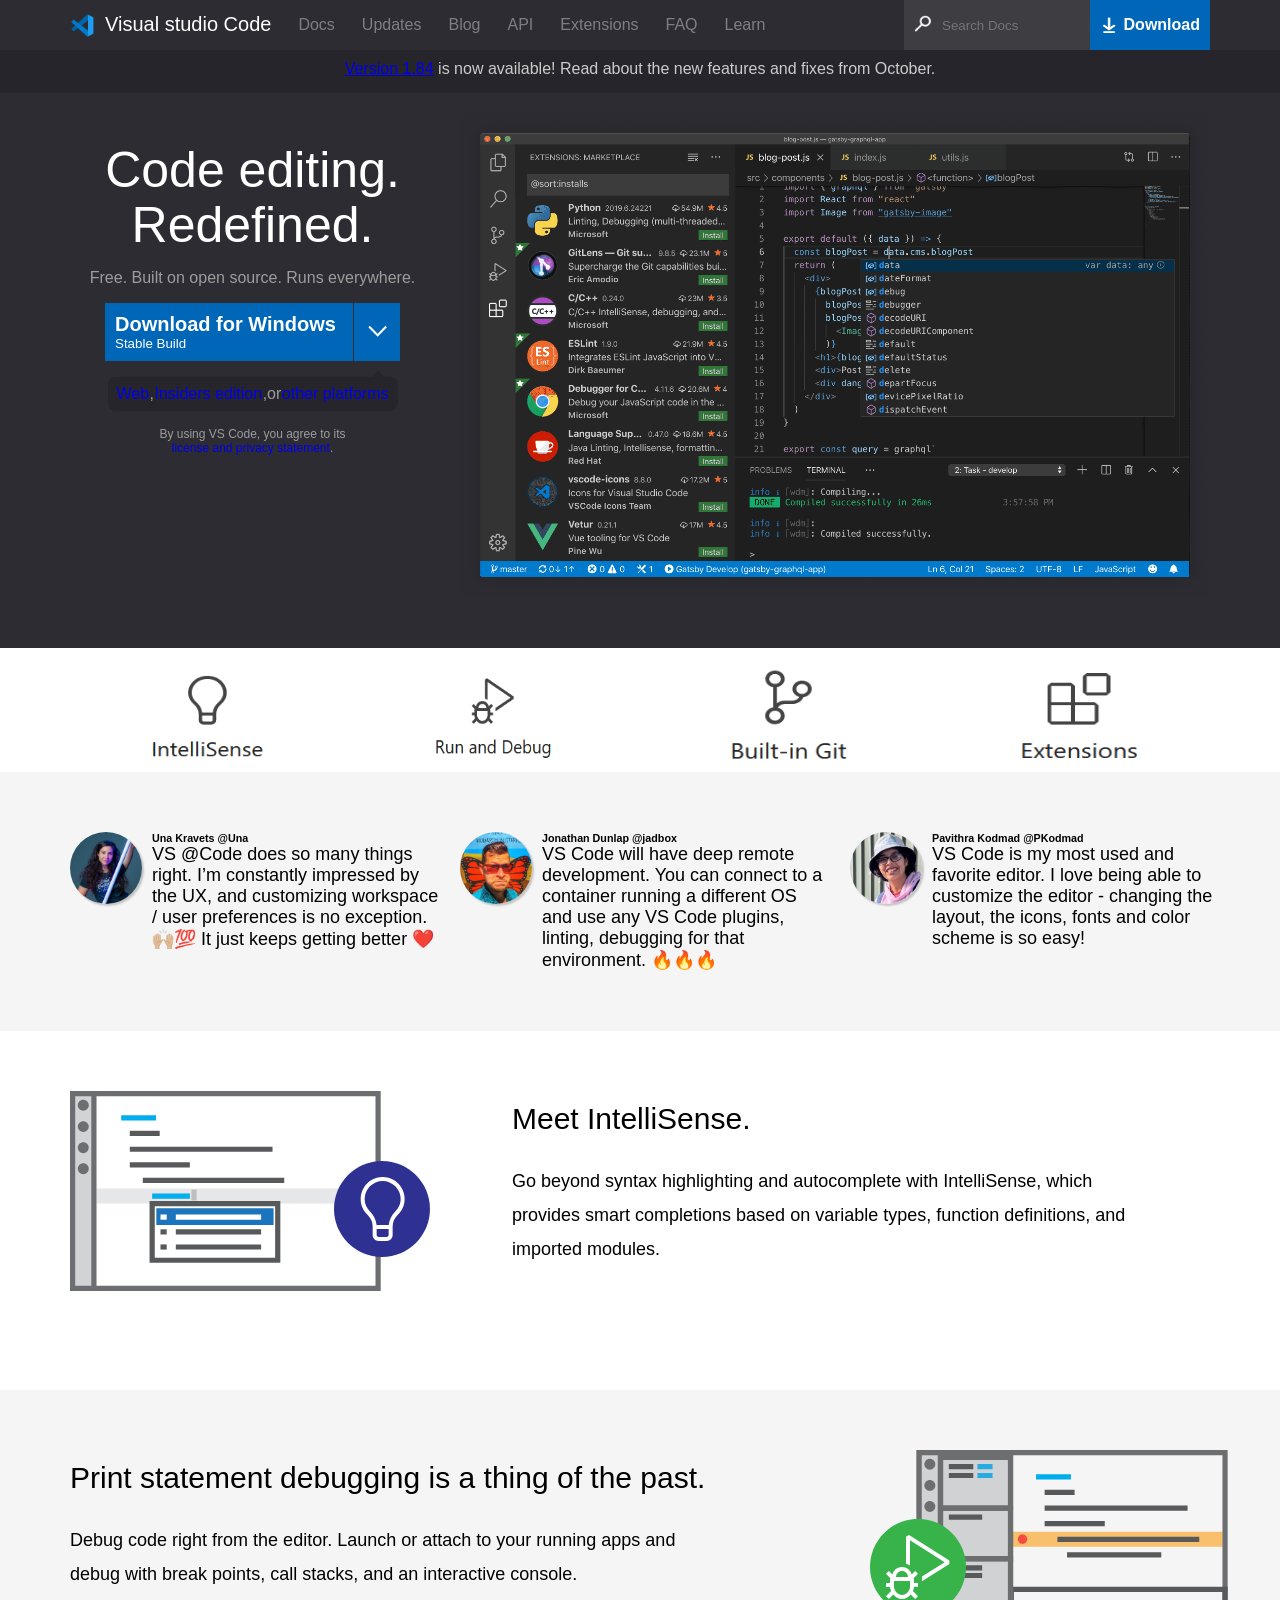
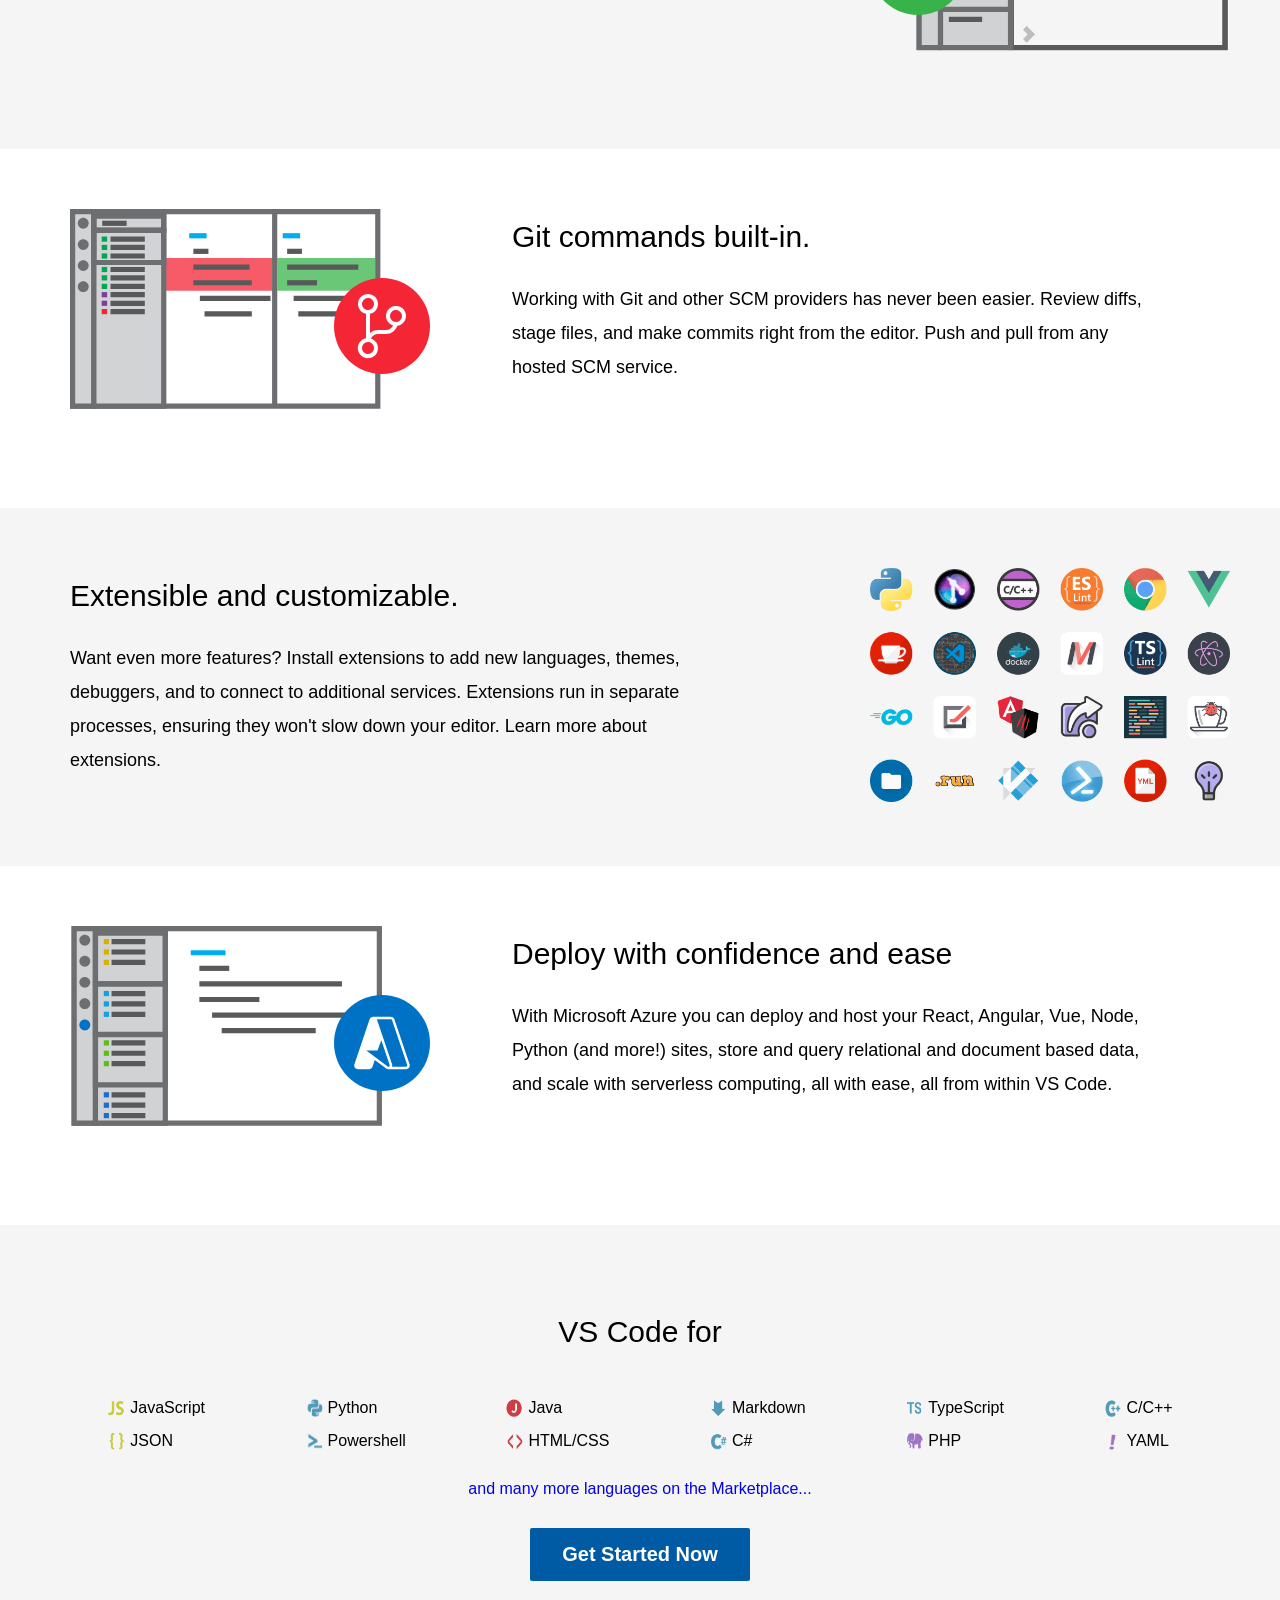
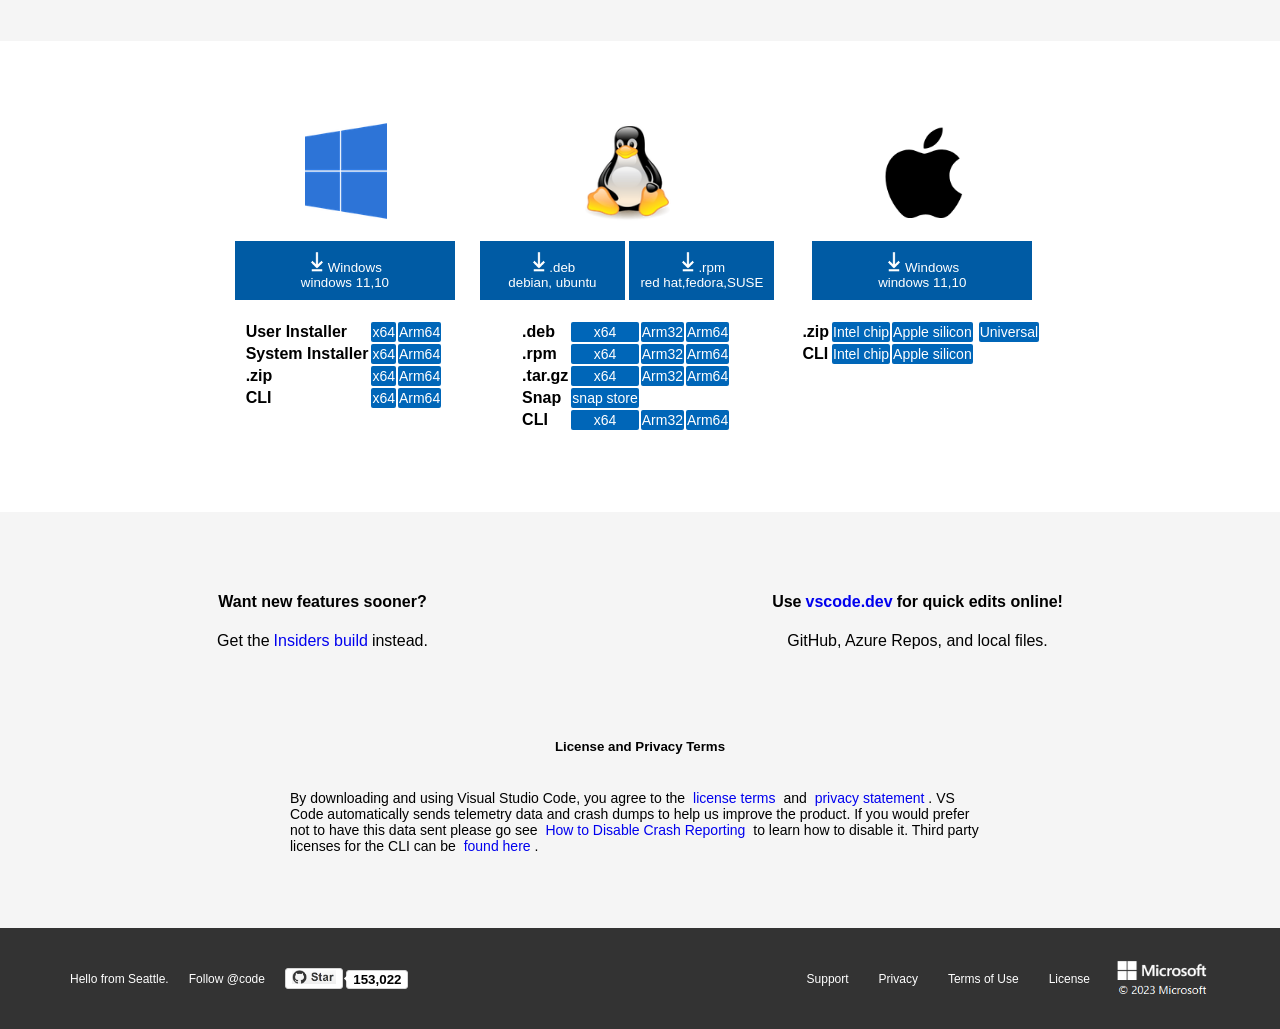
<file: index.html>
<!DOCTYPE html>
<html lang="en">
<head>
    <meta charset="UTF-8">
    <meta name="viewport" content="width=device-width, initial-scale=1.0">
    <link rel="stylesheet" href="./styles.css">
    <link rel="stylesheet" href="./responsive.css">
    <title>Visual Studio Code - Code Editing</title>
    <link rel="icon" type="image/x-icon" href="./photos/file_type_vscode_icon_130084.png">
    <link rel="stylesheet" href="photos/">
</head>
<body>
    <header>
       <div class="container"> 
          <nav class="nav">
               <a href="#" class="logo"> <img src="./photos/file_type_vscode_icon_130084.png" width="25px"> <span class="title">Visual studio Code</span></a>
               <a href="https://code.visualstudio.com/docs" class="nav-link">Docs</a>
               <a href="https://code.visualstudio.com/updates/v1_84" class="nav-link">Updates</a>
               <a href="https://code.visualstudio.com/blogs" class="nav-link">Blog</a>
               <a href="https://code.visualstudio.com/api" class="nav-link">API</a>
               <a href="https://marketplace.visualstudio.com/VSCode" class="nav-link">Extensions</a>
               <a href="https://code.visualstudio.com/docs/supporting/faq" class="nav-link">FAQ</a>
               <a href="https://code.visualstudio.com/learn" class="nav-link">Learn</a>
          </nav>
          <button class="menu-btn"><img src="./photos/menu-btn.png" style="width: 28px; height: 24px;" ></button>
          <div class="download-search-box">
            <div class="search-box">
                <button><img src="./photos/search-btn.png" width="24px" height="18px"></button>
                <input type="text" placeholder="Search Docs">
            </div>
               <a href="https://code.visualstudio.com/Download" class="download-link"><img src="./photos/download-button.png" width="16px" height="18px"><span class="download-text">Download</span></a>
          </div>
       </div>
    </header>
    <!-- LLLLL -->
    <p class="notification"><a href="https://code.visualstudio.com/updates/v1_84" class="notification-link">Version 1.84</a>
        <span class="notification-p"> is now available! Read about the new features and fixes from October.</span></p>
        <!-- llll -->
                <section class="welcome-section">
                    <div class="container">
                          <div class="download-col"> 
                            <div class="topics">
                            <h1>Code editing.</h1><h2>Redefined.</h2>
                            </div>
                            <p>Free. Built on open source. Runs everywhere.</p>
                                  <div class="download-box"> 
                                    <button class="download-btn-1"><span style="font-size: 20px; font-weight: 600;">Download for Windows</span><span>Stable Build</span></button>
                                    <button class="download-arrow"> <img src="./photos/isari.png" width="26px"></button>                                       
                                  </div>
                                        <div style="display: flex; justify-content: center; gap: 1px;">
                                            <p class="bottom-dwn-side" style="gap: 0.5px;">
                                                <a href="https://vscode.dev/">Web</a>, <a href="https://code.visualstudio.com/insiders/">Insiders edition </a>,or <a href="https://code.visualstudio.com/#alt-downloads">other platforms</a>
                                            </p>
                                        </div>
                                                    <small>By using VS Code, you agree to its <a href="https://code.visualstudio.com/#home-terms">license and privacy statement</a>.</small>
                          </div>
                          <div class="preview"> <img src="./photos/screenshot.png" alt="Homescreen" class="home-screenshot">     </div>
                    </div>
                </section>
     <!-- llllllllll -->
     <div class="features-section">
        <div class="container">
            <div class="feature"><img src="./photos/natura.png" class="feature1" width="100px" height="80px"></div>
            <div class="feature"><img src="./photos/xocho.png" class="feature1"width="100px" height="80px"></div>
            <div class="feature"><img src="./photos/git.png" class="feature1"width="100px"  height="80px"></div>
            <div class="feature"><img src="./photos/kubiki.png" class="feature1"width="100px"  height="80px"></div>
        </div>
     </div>
     <!-- llllllllll -->
     <div class="twitter-section">
            <div class="container">
                  <div class="twitter-box">
                     <div> <img src="./photos/una.jpg" class="card-picture"></div>
                                <div>
                                <h6 style="margin: 0;"> Una Kravets <span> @Una</span> </h6>  
                                <p style="margin: 0; color: black ;font-weight: 300;font-size: 18px;">VS @Code does so many things right. I’m constantly impressed by the UX, and customizing workspace / user preferences is no exception. 🙌🏼💯 It just keeps getting better ❤️ </p>   
                                </div>              
                    </div>

                    <div class="twitter-box">
                           <div><img src="./photos/jonathan.jpg" class="card-picture"></div> 
                           <div>
                            <h6 style="margin: 0;"> Jonathan Dunlap @jadbox </h6>
                            <p style="margin: 0; color: black ;font-weight: 300;font-size: 18px;justify-content: start;">VS Code will have deep remote development. You can connect to a container running a different OS and use any VS Code plugins, linting, debugging for that environment. 🔥🔥🔥 </p>
                           </div>
                    </div>
                    <div class="twitter-box">
                        <div><img src="./photos/pavitra.jpg" class="card-picture"></div> 
                        <div>
                         <h6 style="margin: 0;"> Pavithra Kodmad @PKodmad </h6>
                         <p style="margin: 0; color: black ;font-weight: 300;font-size: 18px;justify-content: start;">VS Code is my most used and favorite editor. I love being able to customize the editor - changing the layout, the icons, fonts and color scheme is so easy! </p>
                        </div>
                    </div>
            </div>
    </div> 
    <!-- llllllllll  -->
    <div class="paragraphs-section">
            <div class="container">
               <div class="picture-side"><img src="./photos/naturiani-paragrafi.svg" class="paragraph-photo"></div>
               <div class="text-side">
                    <h2 class="p-header">Meet IntelliSense.</h2><p>Go beyond syntax highlighting and autocomplete with IntelliSense, which provides smart completions based on variable types, function definitions, and imported modules.</p>

               </div>
            </div>
    </div>
    <div class="paragraphs-section" id="second-paragraph">
        <div class="container">
           <div class="text-side">
                <h2 class="p-header" >Print statement debugging is a thing of the past.</h2><p>Debug code right from the editor. Launch or attach to your running apps and debug with break points, call stacks, and an interactive console.</p></div>
                <div class="picture-side"><img src="./photos/xocho-paragrafi.svg" class="paragraph-photo"></div>
        </div>
    </div>
    <div class="paragraphs-section">
        <div class="container">
           <div class="picture-side"><img src="./photos/git-paragraph.svg" class="paragraph-photo"></div>
           <div class="text-side">
                <h2 class="p-header">Git commands built-in.</h2><p>Working with Git and other SCM providers has never been easier. Review diffs, stage files, and make commits right from the editor. Push and pull from any hosted SCM service.</p>

           </div>
        </div>
    </div>
    <div class="paragraphs-section" id="second-paragraph">
        <div class="container">
           <div class="text-side">
                <h2 class="p-header" >Extensible and customizable.</h2><p>Want even more features? Install extensions to add new languages, themes, debuggers, and to connect to additional services. Extensions run in separate processes, ensuring they won't slow down your editor. Learn more about extensions.</p></div>
                <div class="picture-side"><img src="./photos/Hundreds-of-Extensions.png" class="paragraph-photo"></div>
        </div>
    </div>
    <div class="paragraphs-section">
        <div class="container">
           <div class="picture-side"><img src="./photos/bolo-paragrafi.svg" class="paragraph-photo"></div>
           <div class="text-side">
                <h2 class="p-header">Deploy with confidence and ease</h2><p>With Microsoft Azure you can deploy and host your React, Angular, Vue, Node, Python (and more!) sites, store and query relational and document based data, and scale with serverless computing, all with ease, all from within VS Code.
                </p>

           </div>
        </div>
    </div>
<!-- llllllllll -->
     <div class="languages-section">
        <h3>VS Code for</h3>
          <div class="container">
                 <div class="lang-icon"> <img src="./photos/javascript.png" width="18px" height="18px">JavaScript</div>
                 <div class="lang-icon"><img src="./photos/python.png" width="18px" height="18px">Python</div>
                 <div class="lang-icon"><img src="./photos/java.png" width="18px" height="18px">Java</div>
                 <div class="lang-icon"><img src="./photos/markdown.png" width="18px" height="18px">Markdown</div>
                 <div class="lang-icon"><img src="./photos/typescript.png" width="18px" height="18px">TypeScript</div>
                 <div class="lang-icon"><img src="./photos/c++.png" width="18px" height="18px">C/C++</div>
                 <div class="lang-icon"><img src="./photos/JSON.png" width="18px" height="18px">JSON</div>
                 <div class="lang-icon"><img src="./photos/Powershell.png" width="18px" height="18px">Powershell</div>
                 <div class="lang-icon"><img src="./photos/HTML.png" width="18px" height="18px">HTML/CSS</div>
                 <div class="lang-icon"><img src="./photos/c-sharp.png" width="18px" height="18px">C#</div>
                 <div class="lang-icon"><img src="./photos/PHP.png" width="18px" height="18px">PHP</div>
                 <div class="lang-icon"><img src="./photos/YAML.png" width="18px" height="18px">YAML</div>
          </div>
          <div class="container1">
          <a href="https://marketplace.visualstudio.com/search?target=VSCode&category=Programming%20Languages&sortBy=Installs" class="icons-link">and many more languages on the Marketplace...</a>
          <div style="justify-content: center;
          display: flex;"><a href="https://code.visualstudio.com/docs" class="get-started">Get Started Now</a></div>
         </div>
     </div>
<!-- llllllllll -->
    <div class="options-section">
        <div class="container">
             <div class="options">
                <img src="./photos/windows-logo.png" width="100px" height="100px">
                <button class="options-download">
                    <div>
                    <img src="./photos/download-btn.png" width="16px">
                    <span>Windows</span>
                    </div>
                    <div>windows 11,10</div>
                </button>
                    <table class="table-class">
                        <tr>
                             <td><strong>User Installer</strong></td>
                             <td style="background-color: #0066b8;color: white;border-radius: 2px;font-size: 14px;text-align: center;">x64</td>
                             <td style="background-color: #0066b8;color: white;border-radius: 2px;font-size: 14px;text-align: center;">Arm64<td>
                        </tr>
                        <tr>
                            <td><strong>System Installer</strong></td>
                            <td style="background-color: #0066b8;color: white;border-radius: 2px;font-size: 14px;text-align: center;">x64</td>
                            <td style="background-color: #0066b8;color: white;border-radius: 2px;font-size: 14px;text-align: center;">Arm64</td>
                        </tr>
                        <tr>
                            <td><strong>.zip</strong></td>
                            <td style="background-color: #0066b8;color: white;border-radius: 2px;font-size: 14px;text-align: center;">x64</td>
                            <td style="background-color: #0066b8;color: white;border-radius: 2px;font-size: 14px;text-align: center;">Arm64</td>
                        </tr>
                        <tr>
                            <td><strong>CLI</strong></td>
                            <td style="background-color: #0066b8;color: white;border-radius: 2px;font-size: 14px;text-align: center;">x64</td>
                            <td style="background-color: #0066b8;color: white;border-radius: 2px;font-size: 14px;text-align: center;">Arm64</td>
                        </tr>
                    </table> 
             </div>


             <div class="options">
                <img src="./photos/pingvini.png" width="100px" height="100px">
                <div>
                <button class="options-download-2">
                    <div>
                    <img src="./photos/download-btn.png" width="16px">
                    <span>.deb</span>
                    </div>
                    <div>debian, ubuntu</div>
                </button>
                <button class="options-download-2">
                    <div>
                    <img src="./photos/download-btn.png" width="16px">
                    <span>.rpm</span>
                    </div>
                    <div>red hat,fedora,SUSE</div>
                </button>
                </div>
                    <table class="table-class">
                        <tr>
                             <td><strong>.deb</strong></td>
                             <td style="background-color: #0066b8;color: white;border-radius: 2px;font-size: 14px;text-align: center;">x64</td>
                             <td style="background-color: #0066b8;color: white;border-radius: 2px;font-size: 14px;text-align: center;">Arm32</td>
                             <td style="background-color: #0066b8;color: white;border-radius: 2px;font-size: 14px;text-align: center;">Arm64<td>
                        </tr>
                        <tr>
                            <td><strong>.rpm</strong></td> 
                            <td style="background-color: #0066b8;color: white;border-radius: 2px;font-size: 14px;text-align: center;">x64</td> <td style="background-color: #0066b8;color: white;border-radius: 2px;font-size: 14px;text-align: center;">Arm32</td>
                            <td style="background-color: #0066b8;color: white;border-radius: 2px;font-size: 14px;text-align: center;">Arm64</td>
                        </tr>
                        <tr>
                            <td><strong>.tar.gz</strong></td>
                            <td style="background-color: #0066b8;color: white;border-radius: 2px;font-size: 14px;text-align: center;">x64</td>
                            <td style="background-color: #0066b8;color: white;border-radius: 2px;font-size: 14px;text-align: center;">Arm32</td>
                            <td style="background-color: #0066b8;color: white;border-radius: 2px;font-size: 14px;text-align: center;">Arm64</td>
                        </tr>
                        <tr>
                            <td><strong>Snap</strong></td>
                            <td style="background-color: #0066b8;color: white;border-radius: 2px;font-size: 14px;text-align: center;">snap store</td>
                            
                        </tr>
                        <tr>
                            <td><strong>CLI</strong></td>
                            <td style="background-color: #0066b8;color: white;border-radius: 2px;font-size: 14px;text-align: center;">x64</td>
                            <td style="background-color: #0066b8;color: white;border-radius: 2px;font-size: 14px;text-align: center;">Arm32</td>
                            <td style="background-color: #0066b8;color: white;border-radius: 2px;font-size: 14px;text-align: center;">Arm64</td>
                        </tr>
                    </table> 
             </div>
             <div class="options">
                <img src="./photos/apple.png" width="100px" height="100px">
                <button class="options-download">
                    <div>
                    <img src="./photos/download-btn.png" width="16px">
                    <span>Windows</span>
                    </div>
                    <div>windows 11,10</div>
                </button>
                    <table class="table-class">
                        <tr>
                             <td><strong>.zip</strong></td>
                             <td style="background-color: #0066b8;color: white;border-radius: 2px;font-size: 14px;text-align: center;">Intel chip</td>
                             <td style="background-color: #0066b8;color: white;border-radius: 2px;font-size: 14px;text-align: center;">Apple silicon<td>
                                <td style="background-color: #0066b8;color: white;border-radius: 2px;font-size: 14px;text-align: center;">Universal<td></td>
                        </tr>
                        <tr>
                            <td><strong>CLI</strong></td>
                            <td style="background-color: #0066b8;color: white;border-radius: 2px;font-size: 14px;text-align: center;">Intel chip</td>
                            <td style="background-color: #0066b8;color: white;border-radius: 2px;font-size: 14px;text-align: center;">Apple silicon</td>
                        </tr>
                    </table> 

             </div>
             
             </div>
        </div>
     </div>
     <div class="description-section">
        <div class="container">
            <div class="grid-fix">
            <div class="first-description">
                <h4>Want new features sooner?</h4>
                <p>Get the <a href="https://code.visualstudio.com/insiders/" style="text-decoration: none;margin-inline: 4px;">Insiders build</a> instead.</p>
            </div>
            <div>
                <h4>Use <a href="https://vscode.dev/"style="text-decoration: none;margin-inline: 4px;">vscode.dev</a> for quick edits online!</h4>
                <span style="display: flex; justify-content: center;">
                    GitHub, Azure Repos, and local files.
                </span>
            </div>
           </div>
            <div style="display: flex;flex-direction: column; align-items: center;">
                <h5>License and Privacy Terms</h5>
                <p style="display: block;" id="font-fix">
                    By downloading and using Visual Studio Code, you agree to the <a href="https://code.visualstudio.com/License/"style="text-decoration: none;margin-inline: 4px;">license terms</a> and <a href="https://privacy.microsoft.com/en-us/privacystatement"style="text-decoration: none;margin-inline: 4px;">privacy statement</a>. VS Code automatically sends telemetry data and crash dumps to help us improve the product. If you would prefer not to have this data sent please go see <a href="https://code.visualstudio.com/docs/supporting/FAQ#_how-to-disable-crash-reporting"style="text-decoration: none;margin-inline: 4px;">How to Disable Crash Reporting</a> to learn how to disable it. Third party licenses for the CLI can be <a href="https://github.com/microsoft/vscode/blob/1a5daa3a0231a0fbba4f14db7ec463cf99d7768e/cli/ThirdPartyNotices.txt"style="text-decoration: none;margin-inline: 4px;">found here</a>. 
                </p>
            </div>
        </div>
     </div>
     <div class="footer-section">
        <div class="container">
            <div class="left-side">
                <span class="display-fix" style="color: white;">Hello from Seattle.</span>
                <span style="color: white;"> Follow @code </span>
                <span>
                    <button class="footer-icon"><img src="./photos/footer-git.png" width="44px"></button>
                    <button class="footer-icon2" style="font-weight: 600;">153,022</button>
                </span>
            </div>
            <div class="right-side">
                <div class="fix">
                    <span style="color: white;">Support</span>
                    <span style="color: white;">Privacy</span>
                    <span style="color: white;">Terms of Use</span>
                    <span style="color: white;">License</span>
                </div>
                <div><img src="./photos/last-part.png" width="100px"></div>
            </div>
        </div>
     </div>
</body>
</html>
</file>
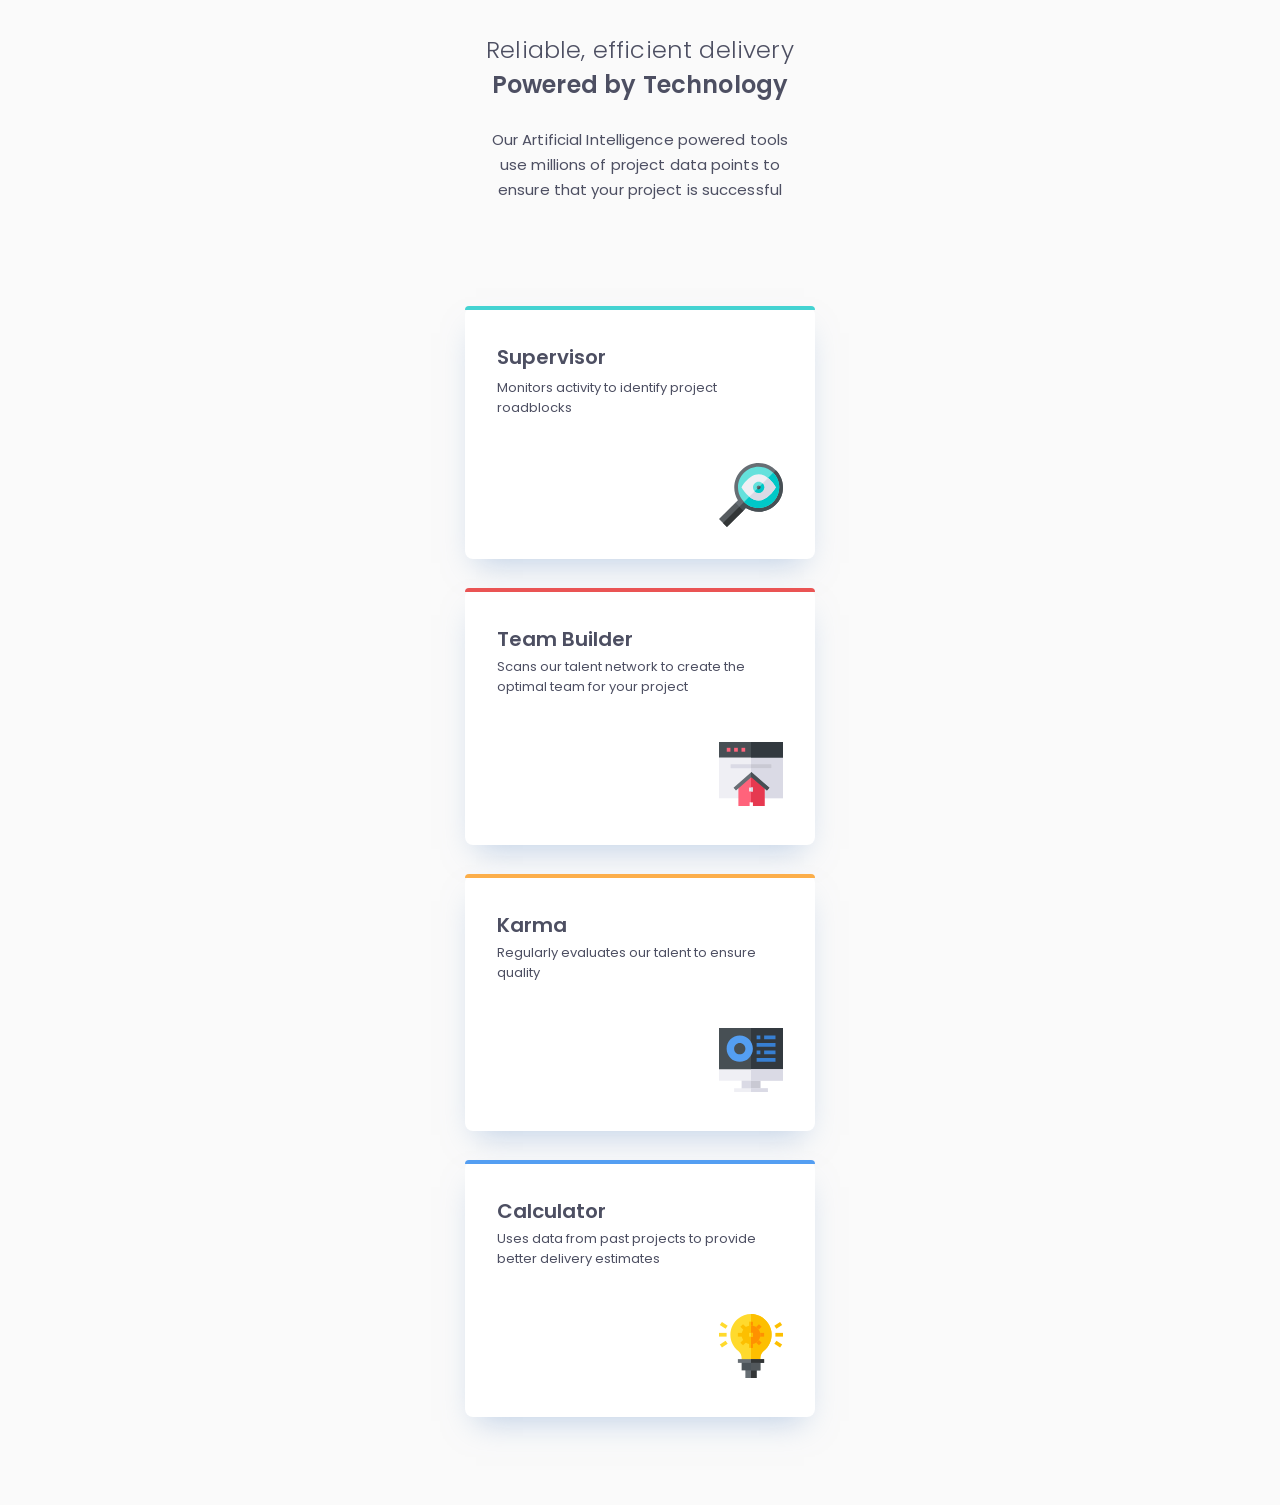
<file: axali davaleba/index.html>
<!DOCTYPE html>
<html lang="en">
<head>
    <meta charset="UTF-8">
    <meta name="viewport" content="width=device-width, initial-scale=1.0">
    <link rel="stylesheet" href="./responsive.css">
    <link rel="stylesheet" href="./styles.css">

    <title>four-card-feature-section</title>
</head>
<body>
    <div>

               <div class="header">
                <h3>Reliable, efficient delivery</h3>
                <h4>Powered by Technology</h4>
               <div class="h5-fix"> <h5>Our Artificial Intelligence powered tools use millions of project data points to ensure that your project is successful</h5></div>
               </div>
    </div>
    <div class="container">
     <div class="grid-item-1"><div class="card-con">
                     
                 <h2>Supervisor</h2>
                 <p>Monitors activity to identify project roadblocks</p>
                 <img src="030-search.svg" width="64px" style="margin-left: 222px;
                 margin-top: 42px;">
     </div>
    </div>
     <div class="grid-item-2">
           <div class="card-con-2">
             <div class="middle-con-1">
                <h2>Team Builder</h2>
                <p>Scans our talent network to create the optimal team for your project</p>
                <img src="002-homepage.svg" width="64px" style="margin-left: 222px;
                margin-top: 42px;"></div>
             <div class="middle-con-2">
                <h2>Karma</h2>
                <p>Regularly evaluates our talent to ensure quality</p>
                <img src="045-software.svg" width="64px" style="margin-left: 222px;
                margin-top: 42px;">
             </div>
            </div>
     </div>
     <div class="grid-item-3"><div class="card-con-3 ">
        <h2>Calculator</h2>
        <p>Uses data from past projects to provide better delivery estimates</p>
        <img src="009-idea.svg" width="64px" style="margin-left: 222px;
        margin-top: 42px;"></div></div>
    </div>
</body>
</html>
</file>
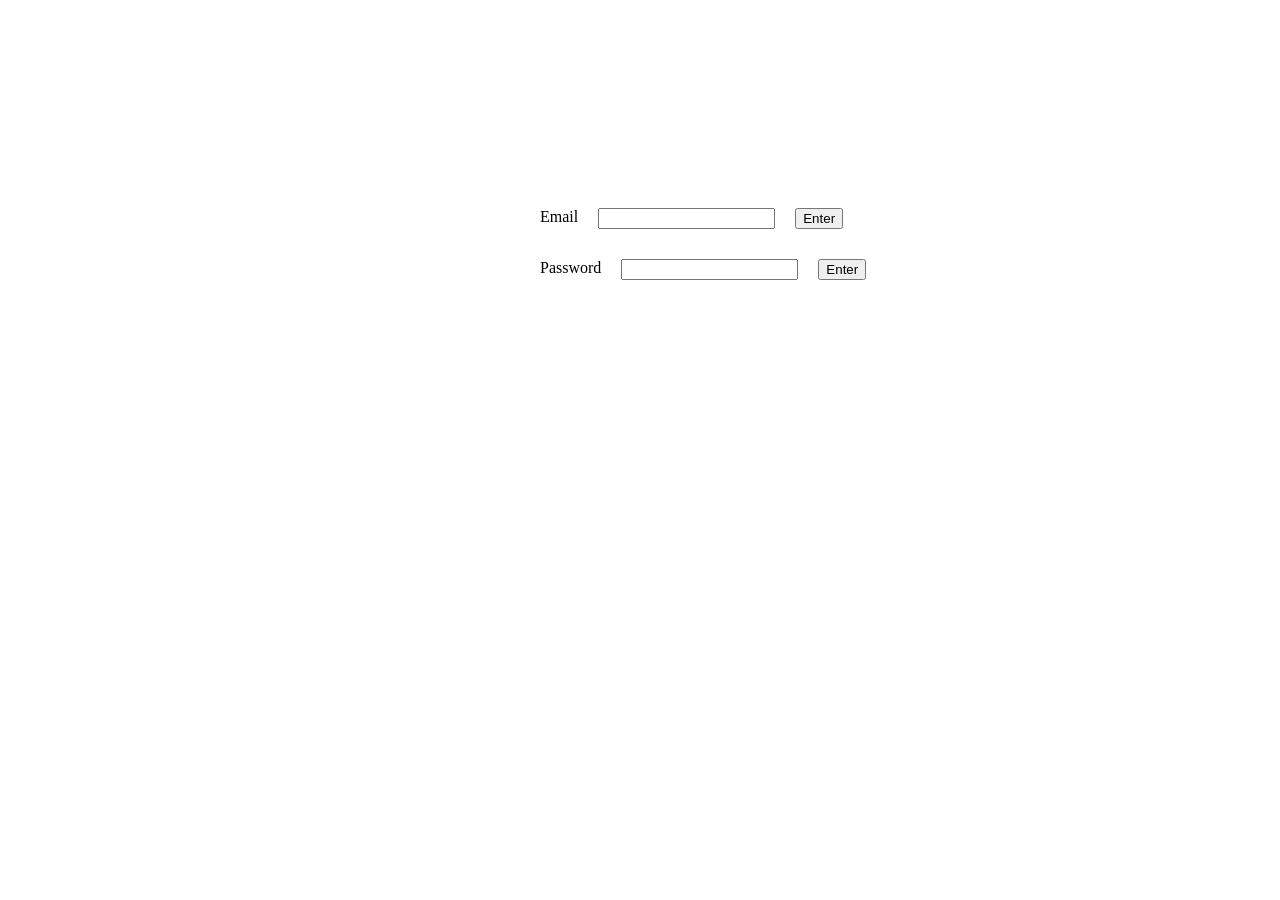
<file: failed-JS/index.html>
<!DOCTYPE html>
<html lang="en">
<head>
    <meta charset="UTF-8">
    <meta name="viewport" content="width=device-width, initial-scale=1.0">
    <script  defer src="./file.js"></script> 
    <link rel="stylesheet" href="./styles.css">
    <title>Document</title>
</head>
<body>
     <div class="form">
             <div class="registration">
                <label for="">Email</label>
                <input type="text">
                <button>Enter</button>
             </div>
             <div class="registration">
                <label for="">Password</label>
                <input type="password" class="fill">
                <button>Enter</button>
             </div>
     </div>
</body>
</html>
</file>
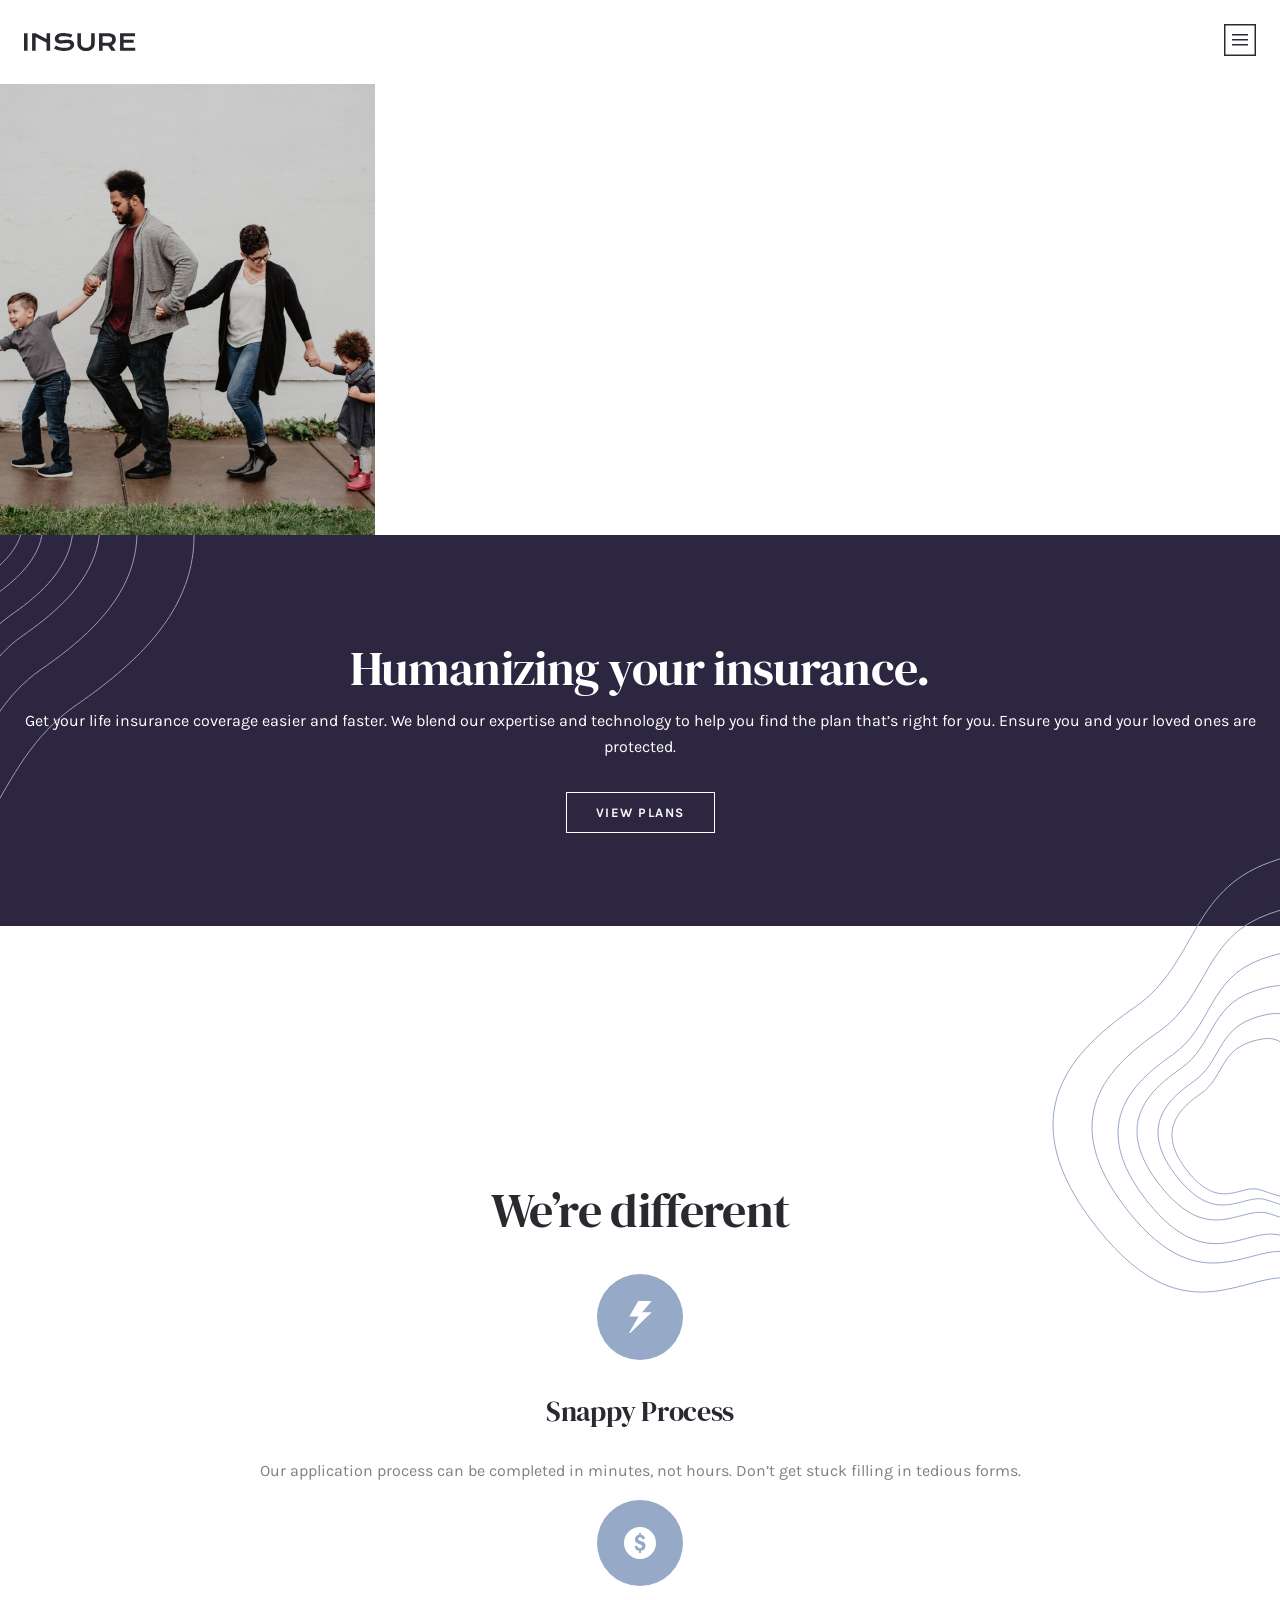
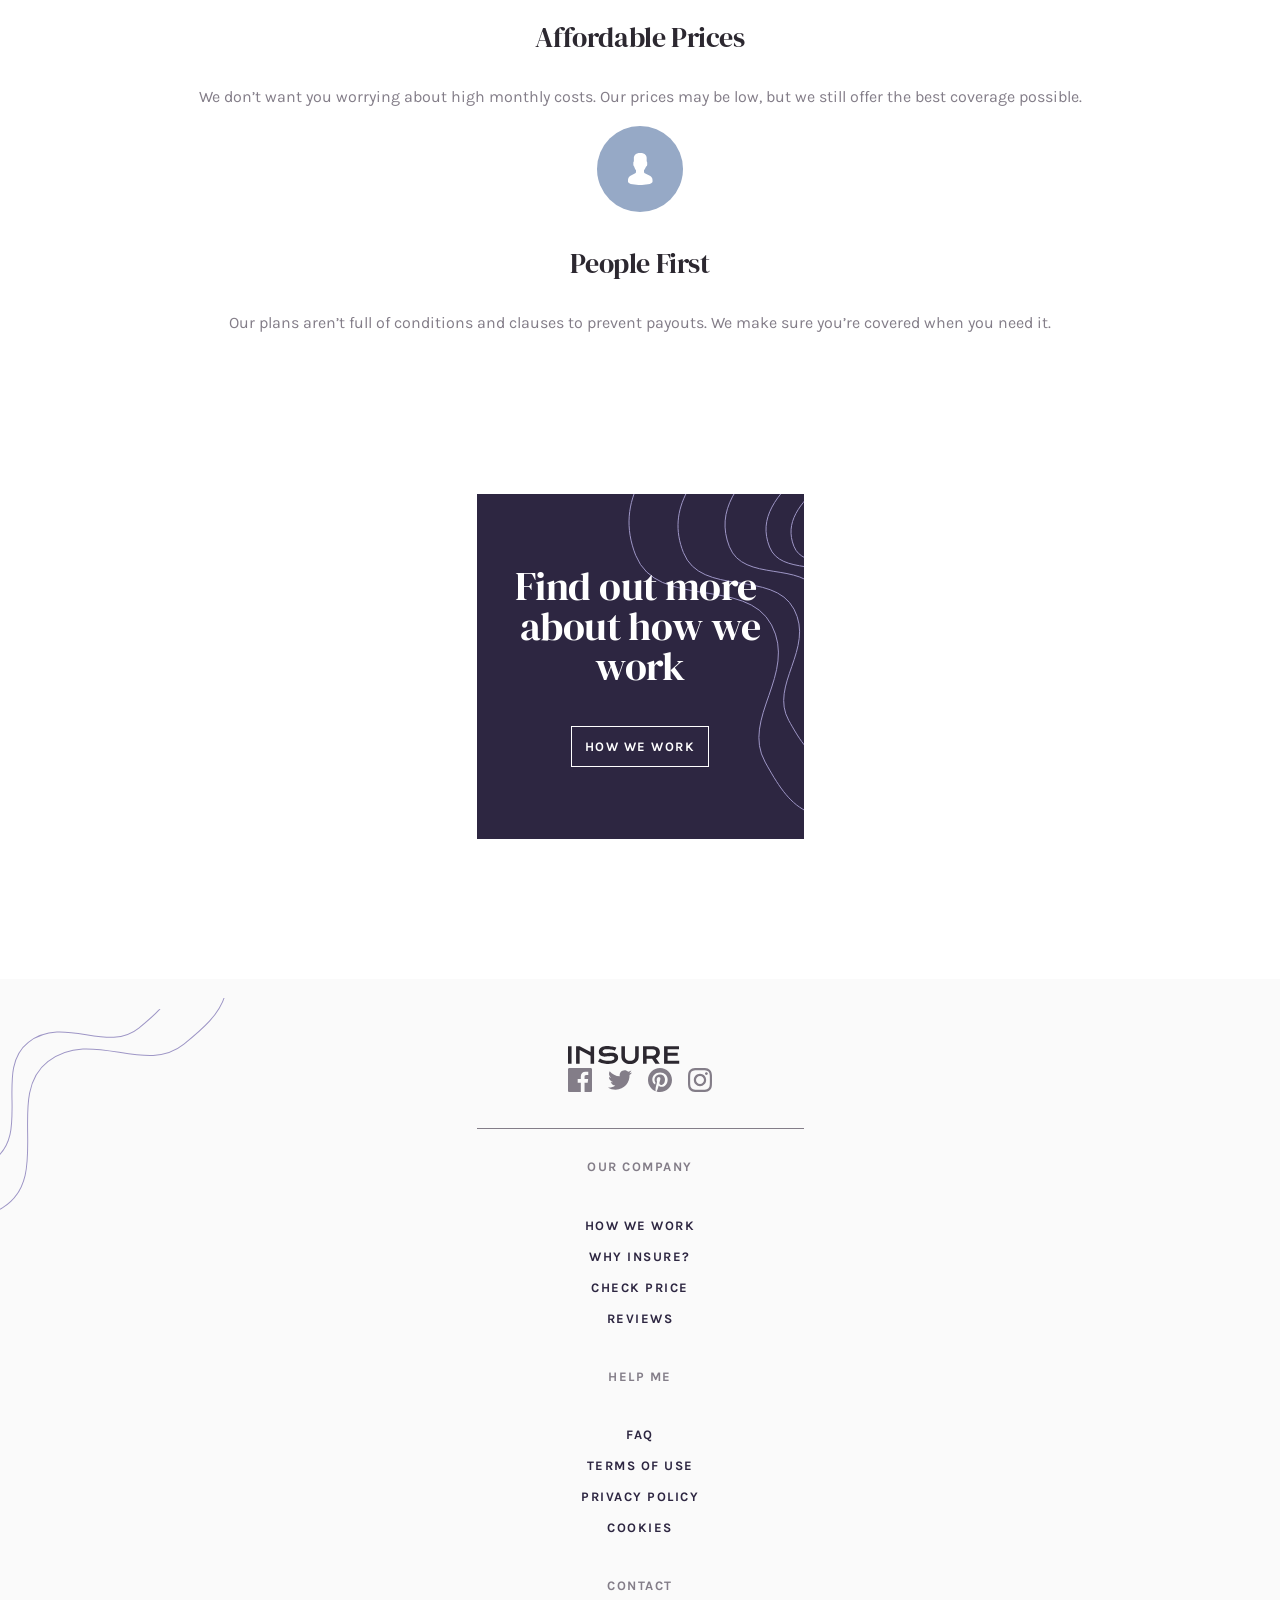
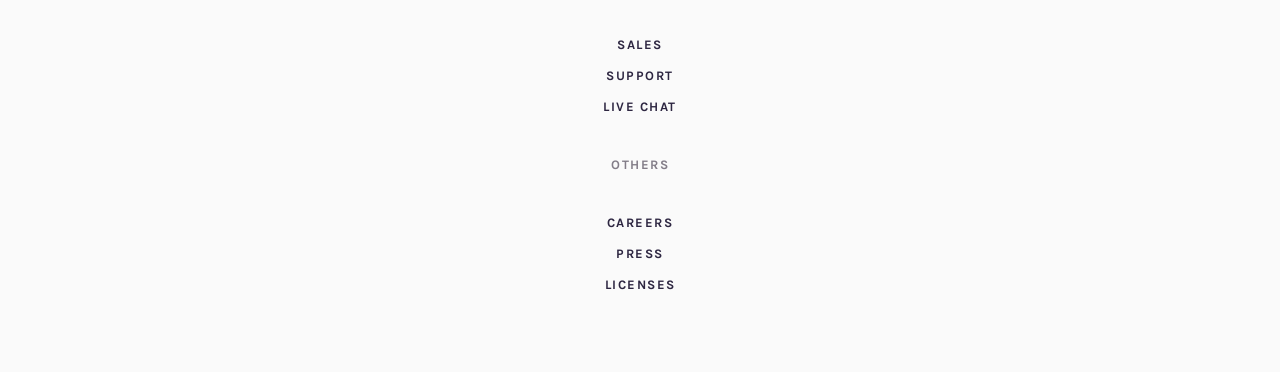
<file: insure-landing-page/index.html>
<!DOCTYPE html>
<html lang="en">
<head>
    <meta charset="UTF-8">
    <meta name="viewport" content="width=device-width, initial-scale=1.0">
    <title>insure-landing-page</title>
    <link rel="stylesheet" href="./styles/fonts.css">
    <link rel="stylesheet" href=".//styles/responsive.css">
    <link rel="stylesheet" href="./styles/styles.css">
</head>
<body>
      <div class="card">
        <div class="container">
                <div class="header">
                    <div class="left-header"><img src="./assets/icons/INSURE 2.svg" class="header-icn"></div>
                    <div class="right-header"><button class="header-btn"><img src="./assets/icons/Group 2.svg" ></button>
                    <div class="desktop-buttons">
                    <h2>HOW WE WORK</h2>
                    <h2>BLOG</h2>
                    <h2>ACCOUNT</h2>
                    <button class="none-btn">VIEW PLANS</button>
                    </div>
                    </div>
                </div>  
                               
        </div>
        <div class="middle-card">
          <div class="left-card"><img src="./assets/images/Bitmap(2).png" class="main-img">
            <img src="./assets/icons/Group 17.svg" class="lines-2">
          </div>
          <div class="right-card">
            <div class="line"></div>
            <img src="./assets/icons/Group 18.svg" class="lines-1">
            <h1>Humanizing your insurance.</h1>
            <p>Get your life insurance coverage easier and faster. We blend our expertise and technology to help you find the plan that’s right for you. Ensure you and your loved ones are protected.</p>
           <div class="btn-fix"> <button>VIEW PLANS</button></div>
          </div>
        </div>
               <div class="feature-header">We’re different</div>
                      <div class="features-section"> 
                                 <div class="feature">
                                  <img src="./assets/icons/lightning.svg" alt="">
                                  <h3>Snappy Process</h3>
                                  <p>Our application process can be completed in minutes, not hours. Don’t get stuck filling in tedious forms.</p>
                                </div>
                                 <div class="feature">
                                  <img src="./assets/icons/money.svg" alt="">
                                  <h3>Affordable Prices</h3>
                                  <p>We don’t want you worrying about high monthly costs. Our prices may be low, but we still offer the best coverage possible.</p>
                                 </div>
                                 <div class="feature">
                                  <img src="./assets/icons/human.svg" alt="">
                                  <h3>People First</h3>
                                  <p>Our plans aren’t full of conditions and clauses to prevent payouts. We make sure you’re covered when you need it.</p>
                                 </div>
                      </div>
                                    <div class="box-fix">
                                                                <div class="box">
                                                                  <div class="left-box"><span class="box-span">Find out more about how we work</span></div>
                                                                  <div  class="right-box"><button class="box-btn">HOW WE WORK</button></div>
                                                                   <img src="./assets/icons/Group 10.svg" class="lines-3">
                                                                </div>
                                    </div>

                       <footer>
                        <img src="./assets/icons/Group 10.svg" class="last-line">
                           <div class="footer-up">
                            <div class="logos-fix">
                            <div class="title"><img src="./assets/icons/INSURE 2.svg" alt=""></div>
                            <div  class="logos"><img src="./assets/icons/instagram.svg" alt=""></div>
                            </div>
                            <div class="straight"></div>
                          </div>
                                      <div class="grid-container">
                                                <div class="grid-item">
                                                  <h6>OUR COMPANY</h6>
                                                              <p class="span-p">
                                                                <span class="similar">HOW WE WORK</span>
                                                                <span class="similar">WHY INSURE?</span>
                                                                <span class="similar">CHECK PRICE</span>
                                                                <span class="similar">REVIEWS</span>
                                                              </p>
                                                </div>
                                                <div class="grid-item">
                                                  <h6>HELP ME</h6>
                                                              <p class="span-p">
                                                                <span class="similar">FAQ</span>
                                                                <span class="similar">TERMS OF USE</span>
                                                                <span class="similar">PRIVACY POLICY</span>
                                                                <span class="similar">COOKIES</span>
                                                              </p>
                                                </div>
                                                <div class="grid-item">
                                                  <h6>CONTACT</h6>
                                                              <p class="span-p">
                                                                <span class="similar">SALES</span>
                                                                <span class="similar">SUPPORT</span>
                                                                <span class="similar">LIVE CHAT</span>
                                                              </p>
                                                </div>
                                                <div class="grid-item">
                                                  <h6>OTHERS</h6>
                                                  <p class="span-p">
                                                    <span class="similar">CAREERS</span>
                                                    <span class="similar">PRESS</span>
                                                    <span class="similar">LICENSES</span>
                                                  </p>
                                                </div>
                                      </div>
                       </footer>              
      </div>
</body>
</html>
</file>
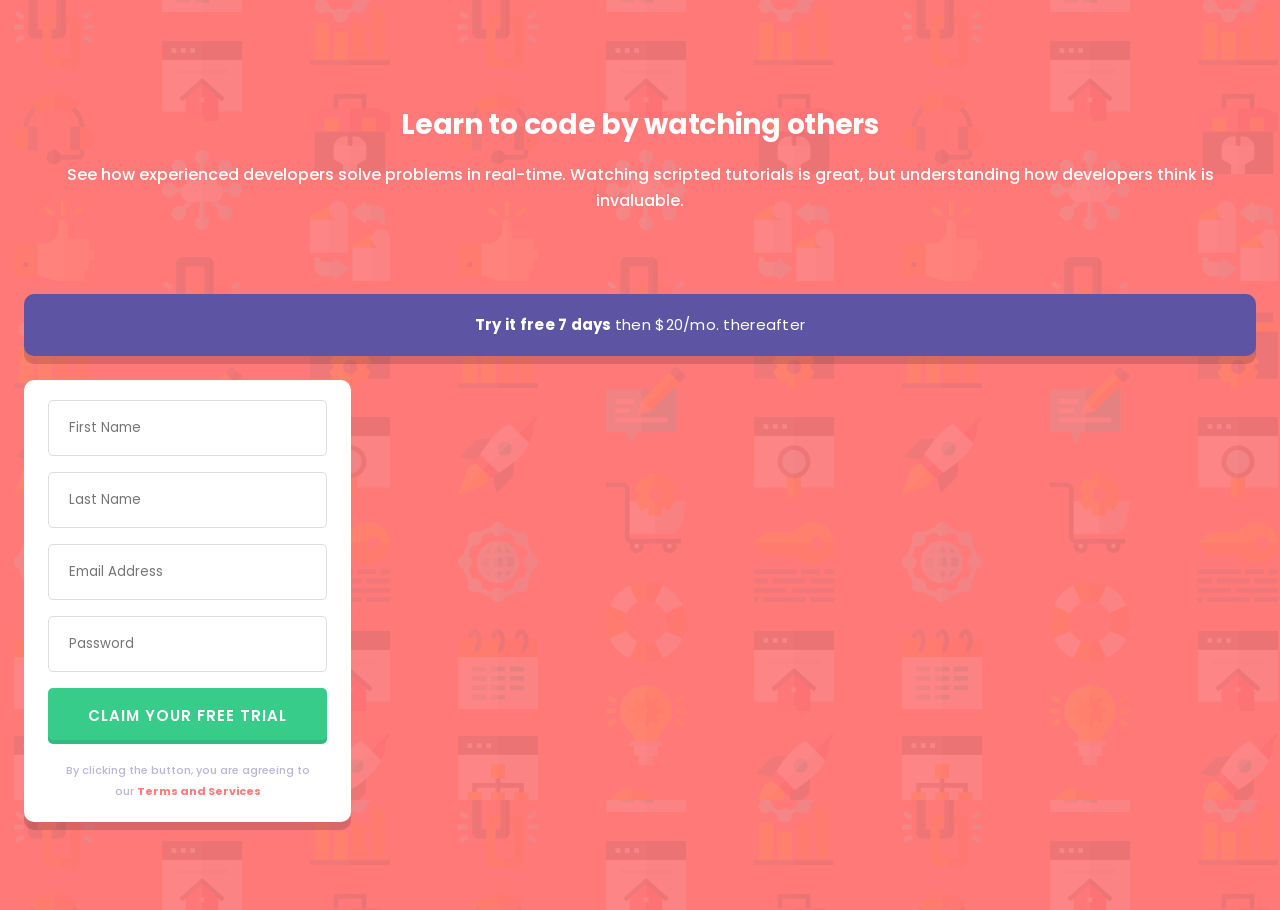
<file: JS/index.html>
<!DOCTYPE html>
<html lang="en">
<head>
    <meta charset="UTF-8">
    <meta name="viewport" content="width=device-width, initial-scale=1.0">
    <link rel="stylesheet" href="./styles.css">
    <link rel="stylesheet" href="./responsive.css">
    <script  defer src="./file.js"></script> 
    <title>Sign up form</title>
</head>
<body>
     <div class="form">
           <div class="container">
                  <div class="text">
                     <h1>Learn to code by watching others</h1>
                     <p>See how experienced developers solve problems in real-time. Watching scripted tutorials is great, but understanding how developers think is invaluable. </p>
                  </div>
                  <div class="registration">
                     <div class="payment">Try it free 7 days <span class="payment-span">then $20/mo. thereafter</span></div>
                  
                     
                     <div class="sign-up">
                           <div class="form-group"><input type="text" id="firstname" placeholder="First Name"><div class="firstalert"></div></div>
                           <div class="form-group"><input type="text" id="lastname" placeholder="Last Name"><div class="lastalert"></div></div>
                           <div class="form-group"><input type="email" id="email" placeholder="Email Address"><div class="emailalert"></div></div>
                           <div class="form-group"><input type="password" id="pass" placeholder="Password"><div class="passalert"></div></div>
                           <button class="">CLAIM YOUR FREE TRIAL</button>
                           <span class="last">By clicking the button, you are agreeing to our <span class="last-last">Terms and Services</span></span>
                     </div>
                  </div>
         </div>
   </div>
</body>
</html>
</file>
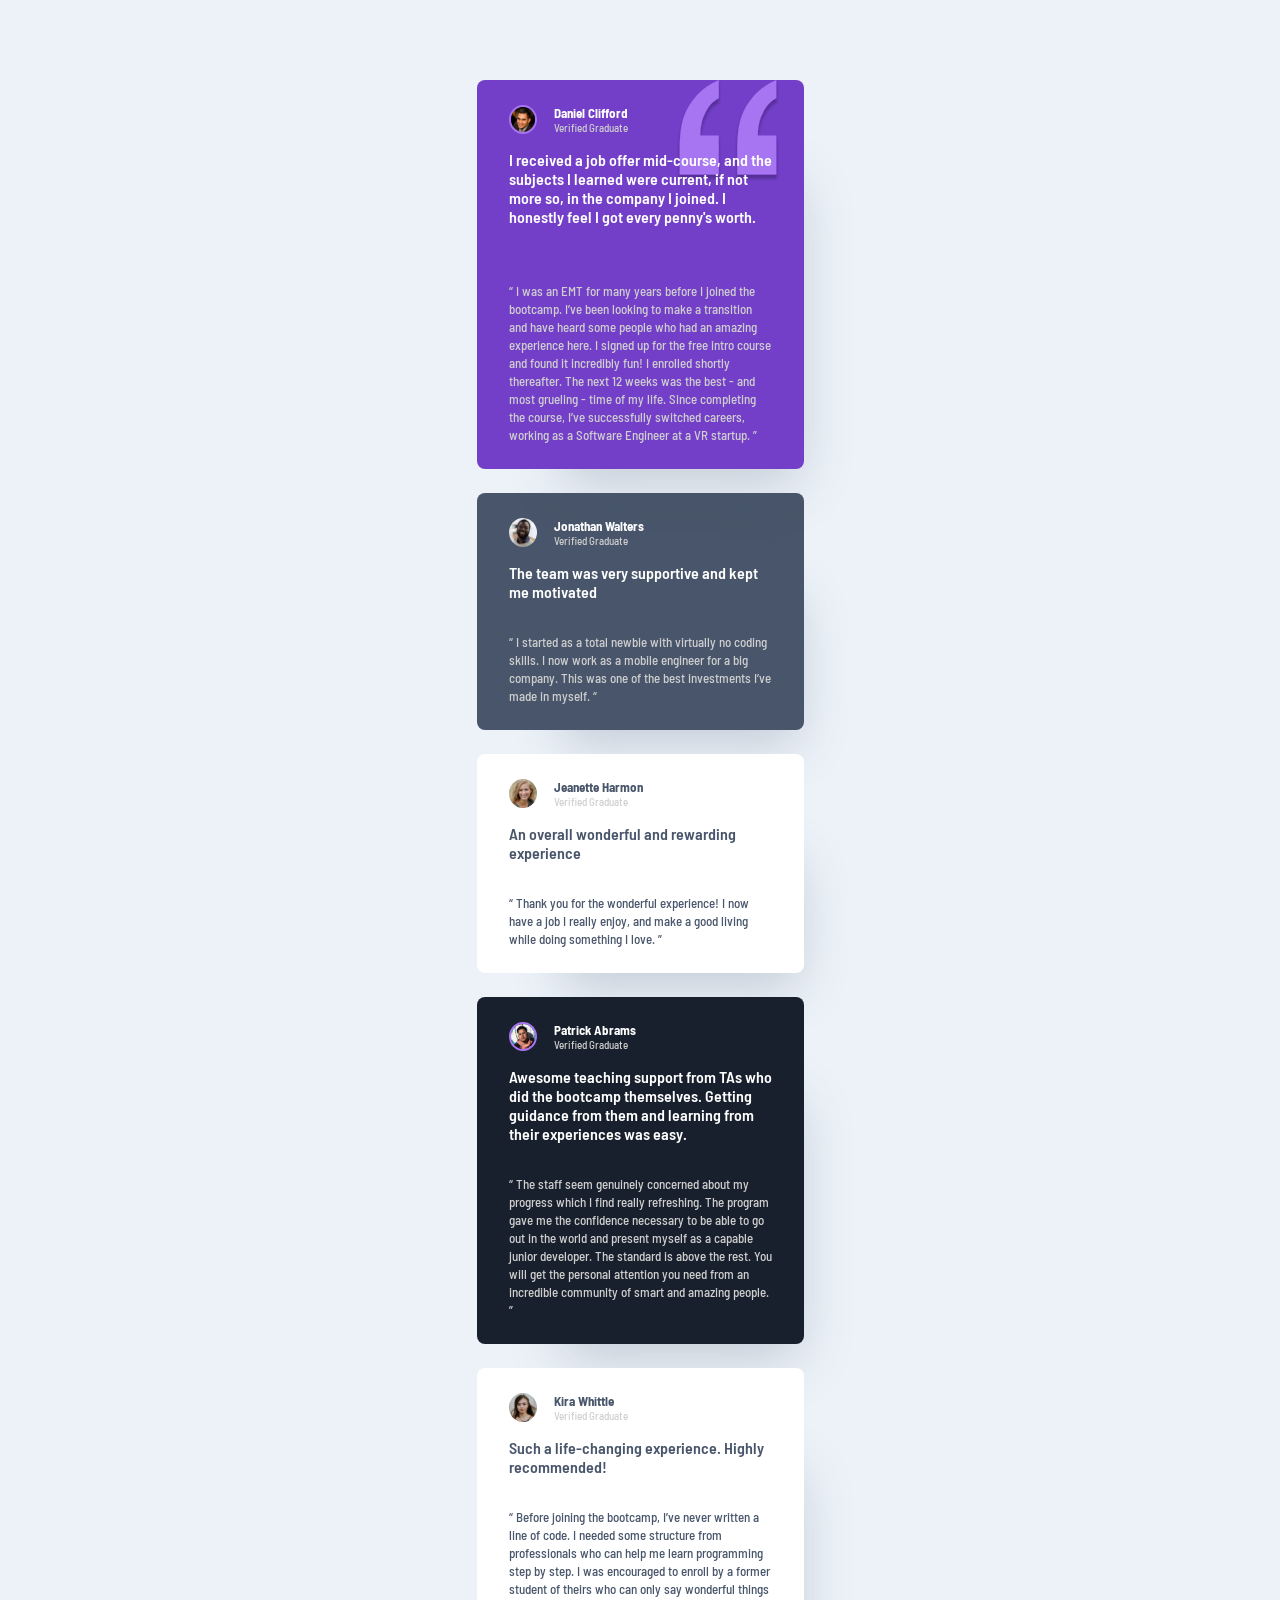
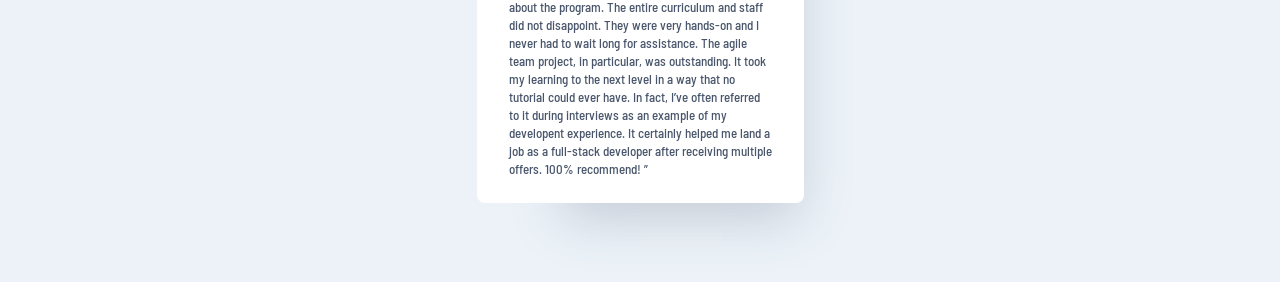
<file: lasha-gogolashvili-davaleba-1/index.html>
<!DOCTYPE html>
<html lang="en">
<head>
    <meta charset="UTF-8">
    <meta name="viewport" content="width=device-width, initial-scale=1.0">
    <link rel="stylesheet" href="./styles.css">
    <link rel="stylesheet" href="./responsive.css">
    <link rel="stylesheet" href="./fonts.css">
    <title>Paragraphs</title>
</head>
<body>
      <div class="paragraphs-section">
          <div class="container">
             <div class="grid-item-1"> 
                <div class="daniel-header">
                  <img src="./photos/daniel.png" width="28px" style="border-radius: 100%; border: 2px solid #A775F1; ">
                  <div>
                  <h4>Daniel Clifford</h4>
                  <h5>Verified Graduate</h5>
                  </div>
                </div>
                <div class="gap-fix">
                <img src="./photos/“.svg" class="testimonials">
                <p class="testimonials-p">I received a job offer mid-course, and the subjects I learned were current, if not more so, in the company I joined. I honestly feel I got every penny's worth.</p> 
                <span class="first-box-bottom">“ I was an EMT for many years before I joined the bootcamp. I’ve been looking to make a transition and have heard some people who had an amazing experience here. I signed up for the free intro course and found it incredibly fun! I enrolled shortly thereafter. The next 12 weeks was the  best - and most grueling - time of my life. Since completing the course, I’ve  successfully switched careers, working as a Software Engineer at a VR startup. ”</span>
                </div>
             </div>
<!-- lllllllllllllllllllllllll -->
            <div class="grid-item-2">
                <div class="daniel-header">
                    <img src="./photos/jonathan.png" width="28px" style="border-radius: 100%;">
                    <div>
                    <h4>Jonathan Walters</h4>
                    <h5>Verified Graduate</h5>
                    </div>
                  </div>
                  <div class="gap-fix">
                  <p class="testimonials-p">The team was very supportive and kept me motivated</p> 
                  <span class="first-box-bottom">“ I started as a total newbie with virtually no coding skills. I now work as a mobile engineer for a big company. This was one of the best investments I’ve made in myself. “</span>
                  </div>
            </div>
<!-- lllllllllllllllllllllllll -->
            <div class="grid-item-3">
                <div class="daniel-header">
                    <img src="./photos/kira.png" width="28px" style="border-radius: 100%;">
                    <div>
                    <h4>Kira Whittle</h4>
                    <h5>Verified Graduate</h5>
                    </div>
                  </div>
                  <div class="gap-fix">
                  <p class="testimonials-p">Such a life-changing experience. Highly recommended!</p> 
                  <span class="first-box-bottom">“ Before joining the bootcamp, I’ve never written a line of code. I needed some structure from professionals who can help me learn programming step by step. I was encouraged to enroll by a former student of theirs who can only say wonderful things about the program. The entire curriculum and staff did not disappoint. They were very hands-on and I never had to wait long for assistance. The agile team project, in particular, was outstanding. It took my learning to the next level in a way that no tutorial could ever have. In fact, I’ve often referred to it during interviews as an example of my developent experience. It certainly helped me land a job as a full-stack developer after receiving multiple offers. 100% recommend!  ”</span>
                  </div>
            </div>
<!-- llllllllllllllllllllll -->
            <div class="grid-item-4">
                <div class="daniel-header">
                    <img src="./photos/patrick.png" width="28px" style="border-radius: 100%;border: 2px solid #A775F1; ">
                    <div>
                    <h4>Patrick Abrams</h4>
                    <h5>Verified Graduate</h5>
                    </div>
                  </div>
                  <div class="gap-fix">
                  <p class="testimonials-p">Awesome teaching support from TAs who did the bootcamp themselves. Getting guidance from them and learning from their experiences was easy.</p> 
                  <span class="first-box-bottom">“ The staff seem genuinely concerned about my progress which I find really refreshing. The program gave me the confidence necessary to be able to go out in the world and present myself as a capable junior developer. The standard is above the rest. You will get the personal attention you need from an incredible community of smart and amazing people.  ”</span>
                  </div>
                
            </div>
<!-- llllllllllllllllllllll -->
            <div class="grid-item-5">
                <div class="daniel-header">
                    <img src="./photos/janette.png" width="28px" style="border-radius: 100%;">
                    <div>
                    <h4>Jeanette Harmon</h4>
                    <h5>Verified Graduate</h5>
                    </div>
                  </div>
                  <div class="gap-fix">
                  <p class="testimonials-p">An overall wonderful and rewarding experience</p> 
                  <span class="first-box-bottom">“ Thank you for the wonderful experience! I now have a job I really enjoy, and make a good living while doing something I love. ”</span>
                  </div>
            </div>
        </div>
      </div>
</body>
</html>
</file>
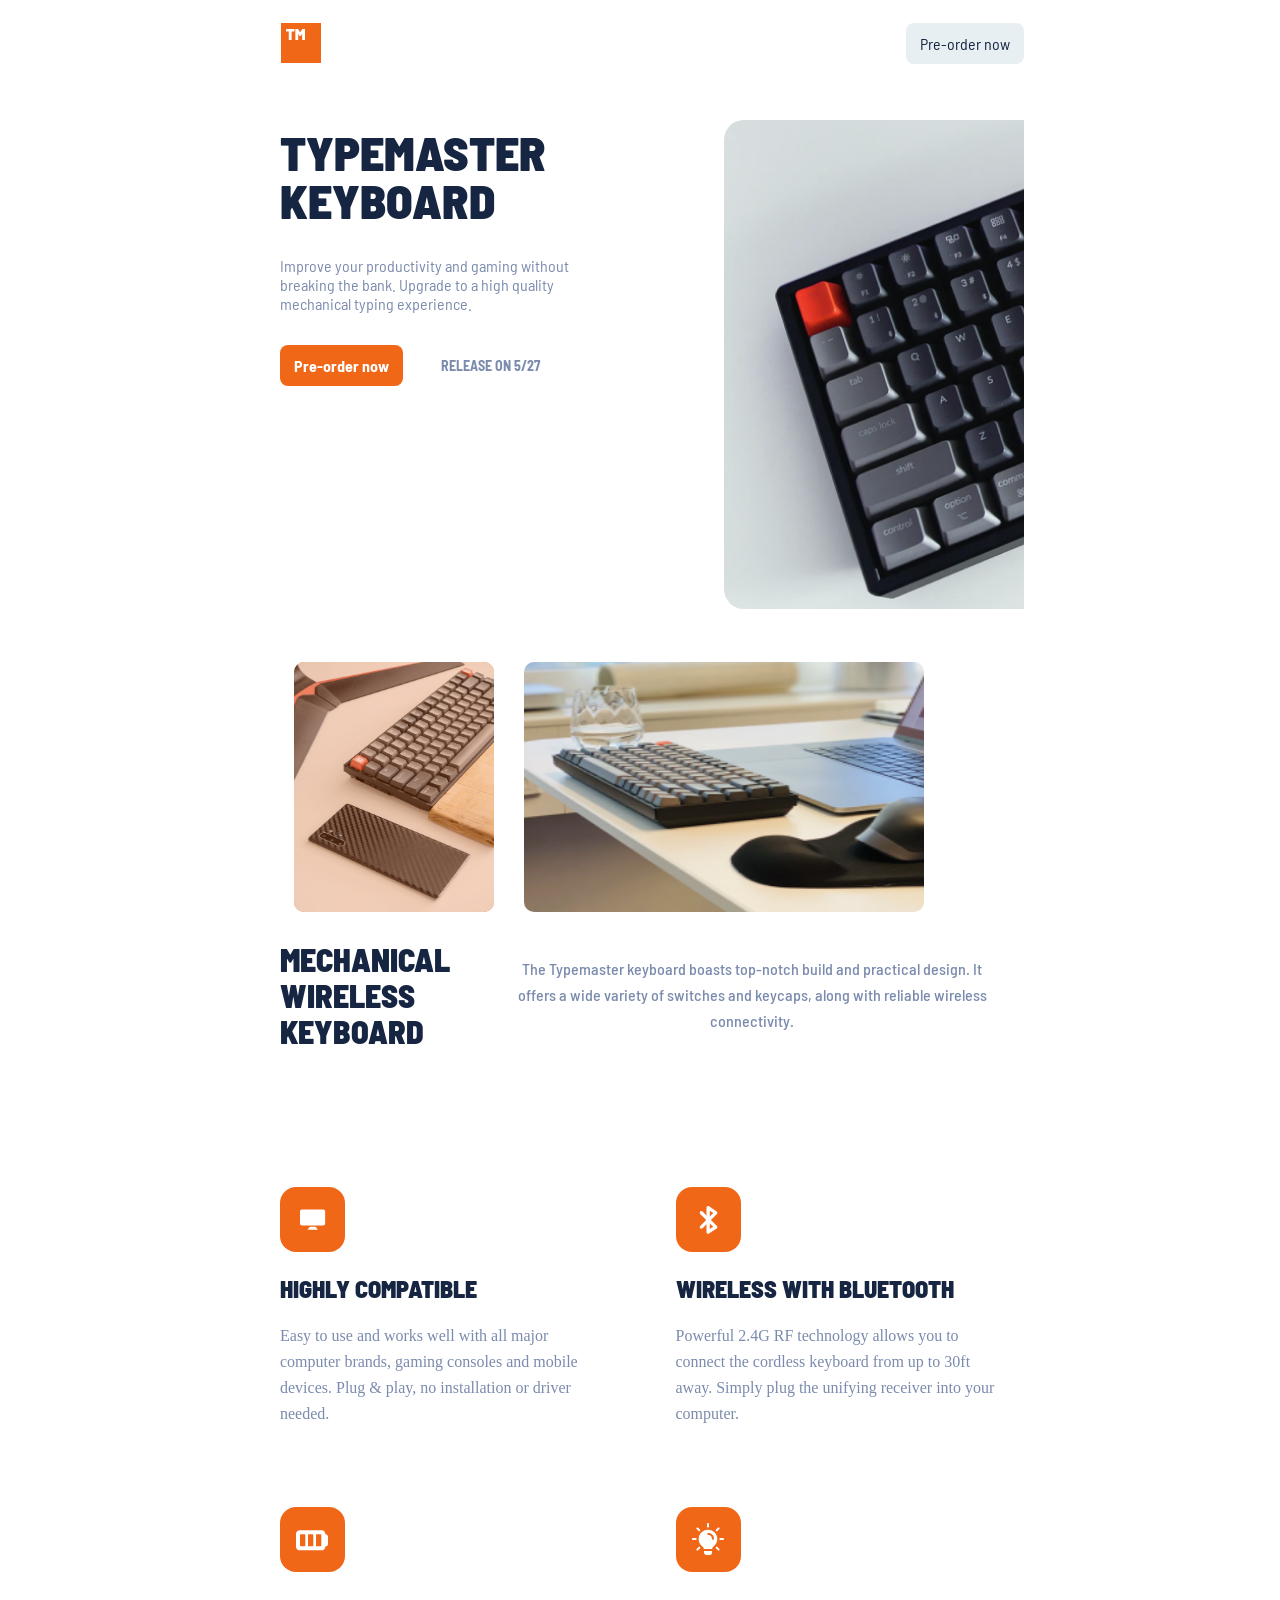
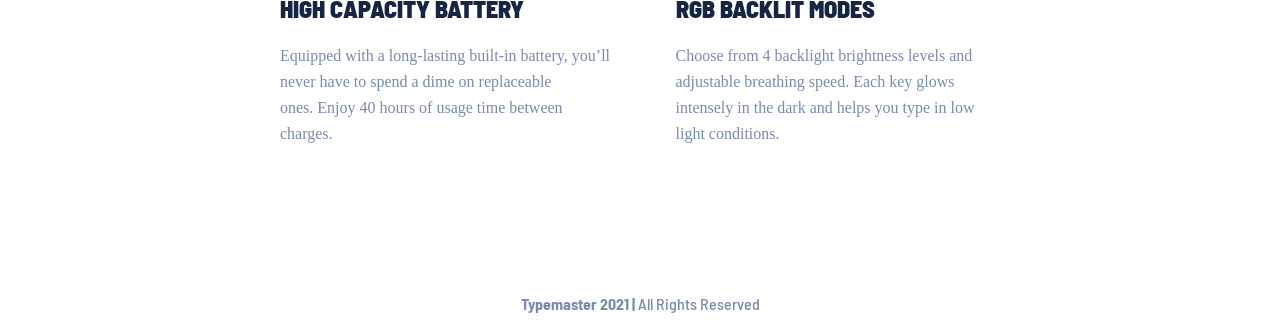
<file: lasha-gogolashvili-shualeduri/index.html>
<!DOCTYPE html>
<html lang="en">
<head>
    <meta charset="UTF-8">
    <meta name="viewport" content="width=device-width, initial-scale=1.0">
    <link rel="stylesheet" href="./styles.css">
    <link rel="stylesheet" href="./fonts.css">
    <link rel="stylesheet" href="./responsive.css">
    <title>Typemaster Keyboard</title>
</head>
<body>
    <div class="card">
        <div class="container">
            <div class="header">
                <div class="header-left"><img src="./photos/orange-square.svg" alt="TM"></div>
                <div class="header-right">Pre-order now</div>
            </div>
            <div class="title">
                <div>
                   <h1>Typemaster Keyboard</h1>
                   <p>Improve your productivity and gaming without breaking the bank. Upgrade to a high quality mechanical typing experience.</p>
                   <div class="button-section">
                       <button class="button-left">Pre-order now</button>
                       <button class="button-right">Release on 5/27</button>
                   </div>
                 </div>   
                   <div class="crop">
                   <div class="keyboard-box">
                   <img src="./photos/keyboard.png" alt="keyboard" class="keyboard">
                   </div>
                   <div>
                    <img src="./photos/carieli-kubiki.svg" class="square">
                   </div>
                   </div>
               </div>
                                         <div class="card-middle">
                                                     <img src="./photos/carieli-kubiki.svg" class="second-square">
                                                     <div class="pictures-section">
                                                            <div class="first-picture"><img src="./photos/telefoni-klaviatura.png" class="color-fix"></div>
                                                            <div class="second-picture"><img src="./photos/Bitmap(1).png" class="height-fix"></div>
                                                     </div>
                                             
                                                     <div class="paragraph-section">
                                                        <h2>mechanical wireless
                                                            Keyboard</h2>
                                                        <p>The Typemaster keyboard boasts top-notch build and practical design. It offers a wide variety of switches and keycaps, along with reliable wireless connectivity.</p>
                                                     </div>
                                         </div>
                                                          <div class="grid-container">
                                                                <div class="feature">
                                                                    <img src="./photos/PC.svg" >
                                                                    <h2>HIGHLY
                                                                        COMPATIBLE</h2>
                                                                    <p>Easy to use and works well with all major computer brands, gaming consoles and mobile devices. Plug & play, no installation or driver needed.</p>
                                                                </div>
                                                                <div class="feature"><img src="./photos/bluetooth.svg" >
                                                                    <h2>WIRELESS
                                                                        WITH BLUETOOTH</h2>
                                                                    <p>Powerful 2.4G RF technology allows you to connect the cordless keyboard from up to 30ft away. Simply plug the unifying receiver into your computer.</p>
                                                                
                                                                </div>
                                                                <div class="feature"><img src="./photos/battery.svg" >
                                                                    <h2>HIGH CAPACITY
                                                                        BATTERY</h2>
                                                                <p>Equipped with a long-lasting built-in battery, you’ll never have to spend a dime on replaceable ones. Enjoy 40 hours of usage time between charges.</p>
                                                                </div>
                                                                <div class="feature"><img src="./photos/lightbulb.svg" >
                                                                   <h2>RGB BACKLIT 
                                                                    MODES</h2>
                                                                    <p>Choose from 4 backlight brightness levels and adjustable breathing speed. Each key glows intensely in the dark and helps you type in low light conditions.</p>
                                                                </div>
                                                          </div>

                                                                   <div class="credit">
                                                                             <p>Typemaster 2021  | <span id="span-fix"> All Rights Reserved</span></p> 
                                                                   </div>


        </div>
    </div>
    
</body>
</html>
</file>
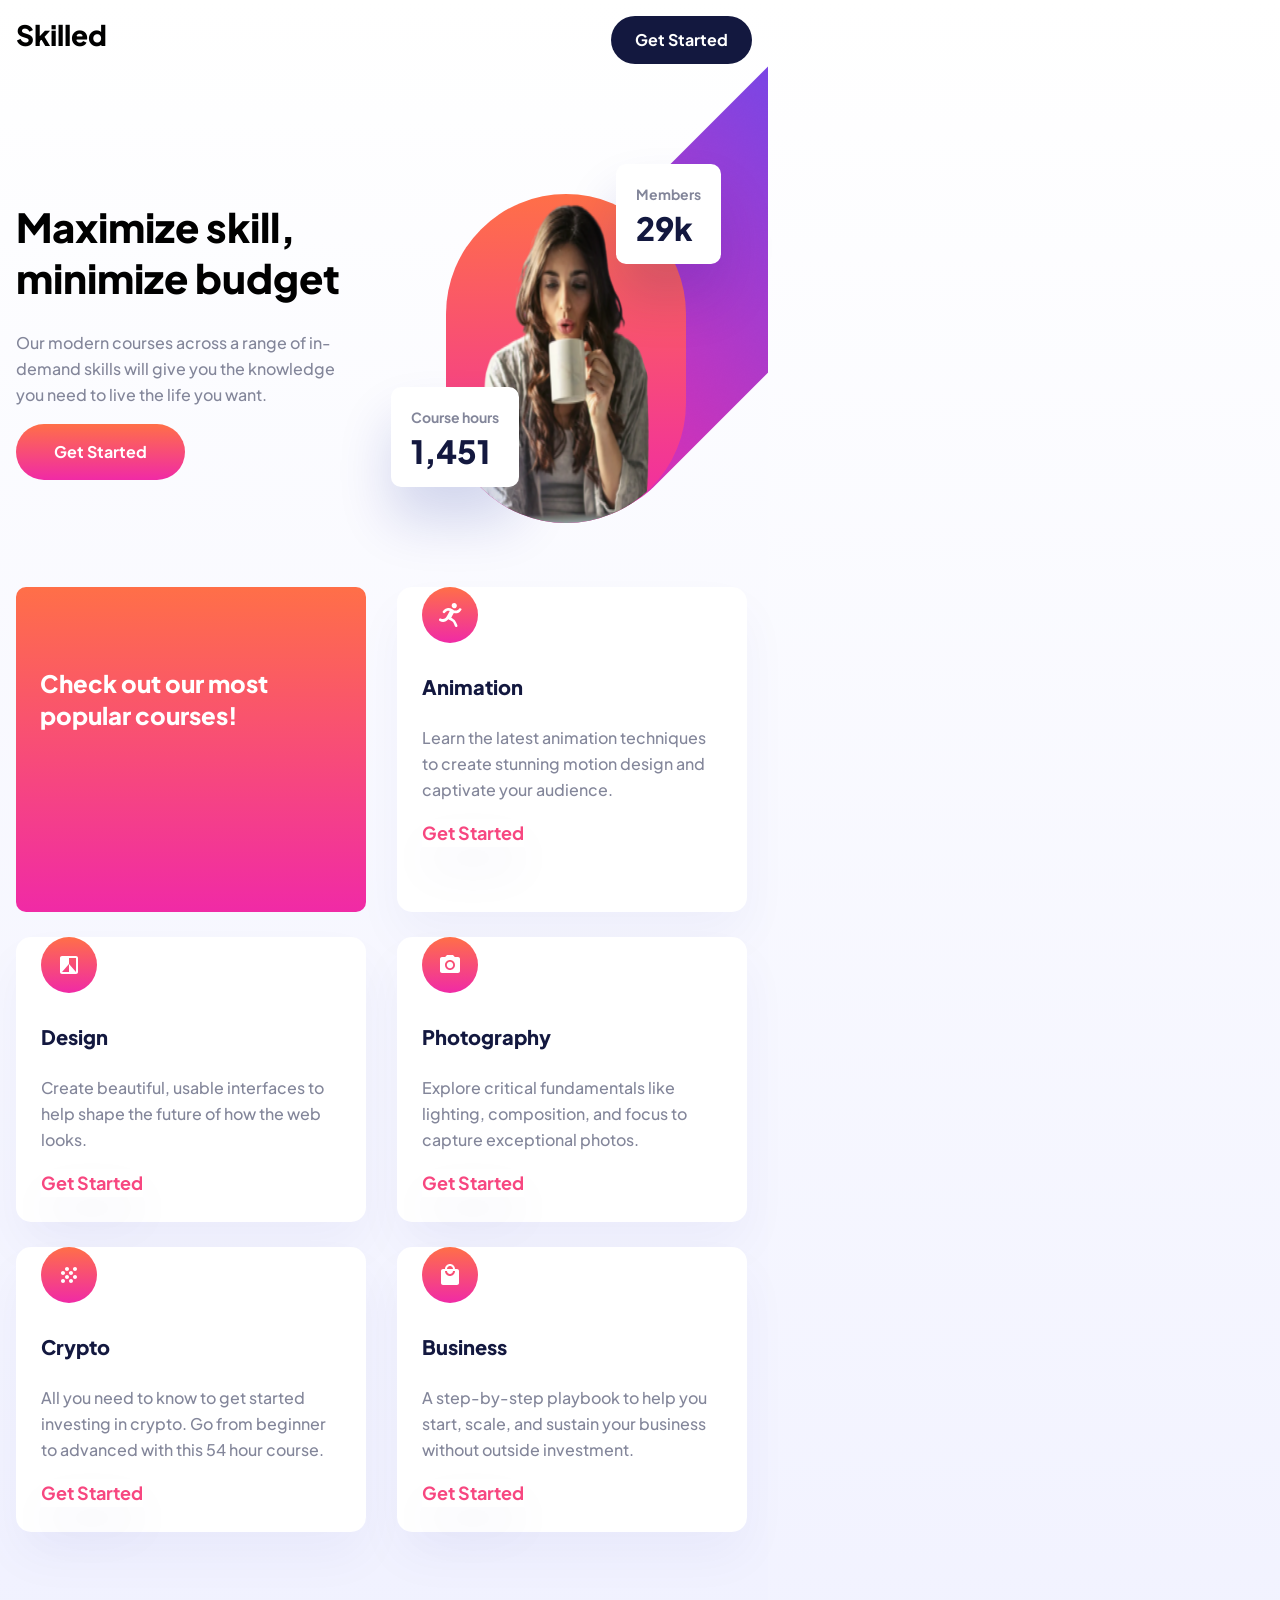
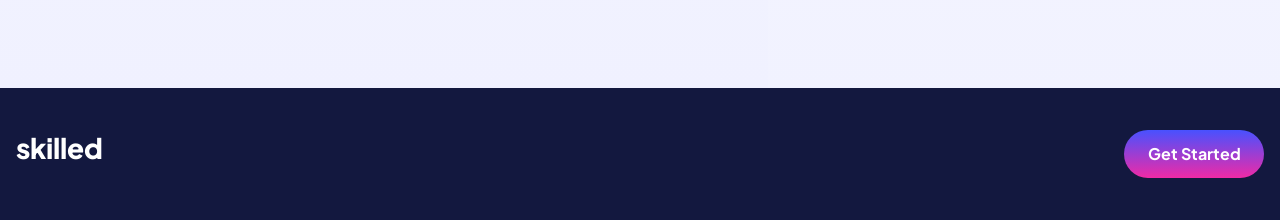
<file: midterm-2/index.html>
<!DOCTYPE html>
<html lang="en">
<head>
    <meta charset="UTF-8">
    <meta name="viewport" content="width=device-width, initial-scale=1.0">
    <title>skilled-elearning-landing-page</title>
    <link rel="stylesheet" href="./styles/styles.css">
    <link rel="stylesheet" href="./styles/responsive.css">
    <link rel="stylesheet" href="./styles/fonts.css">
</head>
<body>
    <div class="card">
          <div class="container">
                   <div class="header"> 
                         <h2>Skilled</h2>
                         <button class="header-button">Get Started</button>
                   </div>
                      <div class="description-section">
                               <div class="parag-side">
                                <h1>Maximize skill,
                                    minimize budget</h1>
                                    <p>Our modern courses across a range of in-demand skills will give you the knowledge you need to live the life you want.</p>
                                         <button class="get-started">Get Started</button>
                               </div>
                               <div class="picture-side">
                                   <div class="coffee-parent"> <img src="./assets/img/coffe-girl.png" class="coffee"></div>
                                   <div class="position-1">Members
                                           <span class="position-1-span">29k</span>
                                   </div>
                                   <div class="position-2">Course hours
                                            <span  class="position-2-span">1,451</span>
                                   </div>
                                   <div><img src="./assets/img/Rectangle(1).png" class="rectangle"></div>
                               </div>
                      </div>
                                         <div class="features-section">
                                            <div class="feature-first">Check out our most popular courses!</div>
                                            <div class="feature">
                                                <img src="./assets/icons/running(1).svg" alt="running-man" class="icon">
                                                <h4>Animation</h4>
                                                <p>Learn the latest animation techniques to create stunning motion design and captivate your audience.</p>
                                                <button>Get Started</button>
                                            </div>
                                            <div class="feature">
                                                <img src="./assets/icons/design.svg" alt="design" class="icon">
                                                <h4>Design</h4>
                                                <p>Create beautiful, usable interfaces to help shape the future of how the web looks.</p>
                                                <button>Get Started</button>
                                            </div>
                                            <div class="feature">
                                                <img src="./assets/icons/photo.svg" alt="photo" class="icon">
                                                <h4>Photography</h4>
                                                <p>Explore critical fundamentals like lighting, composition, and focus to capture exceptional photos.</p>
                                                <button>Get Started</button>
                                            </div>
                                            <div class="feature">
                                                <img src="./assets/icons/crypto.svg" alt="crypto" class="icon">
                                                <h4>Crypto</h4>
                                                <p>All you need to know to get started investing in crypto. Go from beginner to advanced with this 54 hour course.</p>
                                                <button>Get Started</button>
                                            </div>
                                            <div class="feature">
                                                <img src="./assets/icons/bussines.svg" alt="bussines" class="icon">
                                                <h4>Business</h4>
                                                <p>A step-by-step playbook to help you start, scale, and sustain your business without outside investment.</p>
                                                <button>Get Started</button>
                                            </div>
                                         </div>
          </div>
          <footer>
            <div class="left-footer">skilled</div>
            <div class="right-footer"><button class="last-btn">Get Started</button></div>
        </footer>
    </div>
</body>
</html>
</file>
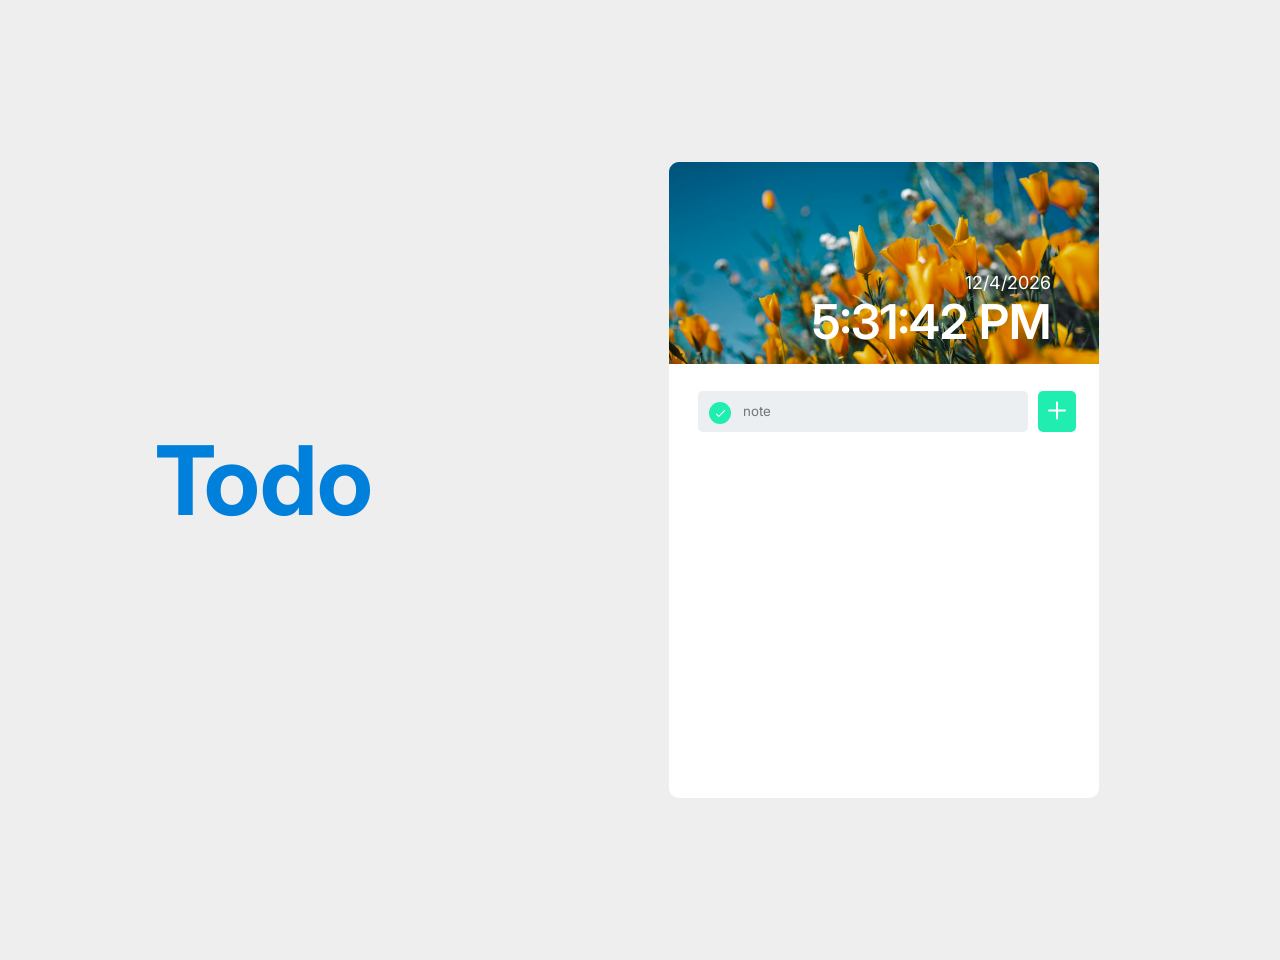
<file: new-js/index.html>
<!DOCTYPE html>
<html lang="en">
<head>
    <meta charset="UTF-8">
    <meta name="viewport" content="width=device-width, initial-scale=1.0">
    <script src="./file.js" defer></script>
    <link rel="stylesheet" href="./styles.css">
    <title>Document</title>
</head>
<body>
    <div class="container">
        <div class="left-side">
            <h1>Todo</h1>
        </div>
        <div class="right-side"><div><img src="./Rectangle 2.svg" class="picture"> <div id="date"></div>
            <div id="currentTime"></div></div>
                 <div class="bottom">
                    <div class="top-section">
                    <input type="text" placeholder="note">
                    <button class="btn"><img src="./Vector.svg" alt=""></button>
                    </div>
                </div>
             <ul class="ul">

             </ul>
       </div>
    </div>
    
</body>
</html>
</file>
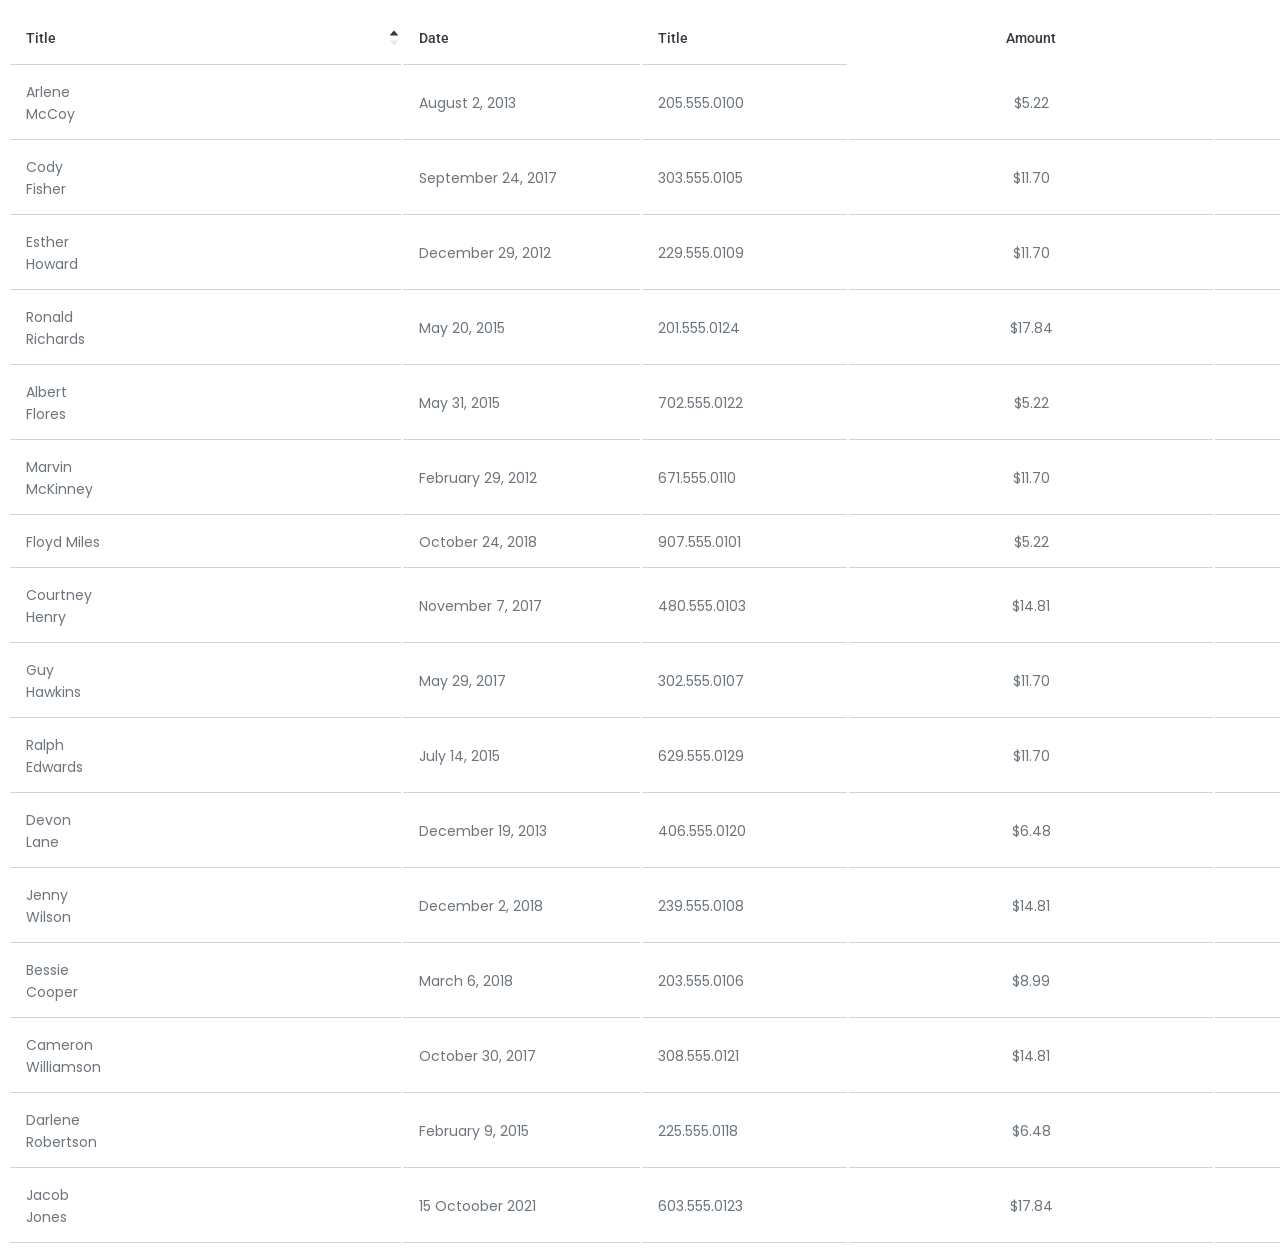
<file: table/index.html>
<!DOCTYPE html>
<html lang="en">
<head>
    <meta charset="UTF-8">
    <meta name="viewport" content="width=device-width, initial-scale=1.0">
    <script src="./file.js" defer></script>
    <link rel="stylesheet" href="./styles.css">
    <title>Admin Datatable</title>
</head>
<body>
    <table>
        <tr>
            <th class="title-title">Title  <img src="./Group 206.png" id="rotateButton" class="button" onclick="rotateImage()"></th>
            <th class="date-title">Date</th>
            <th class="second-title">Title</th>
            <th class="amount-title">Amount</th>
            <th class="status-title">Status</th>
        </tr>
        <tr>
            <td></td>
            <td></td>
            <td></td>
        </tr>
    </table>
</body>
</html>
</file>
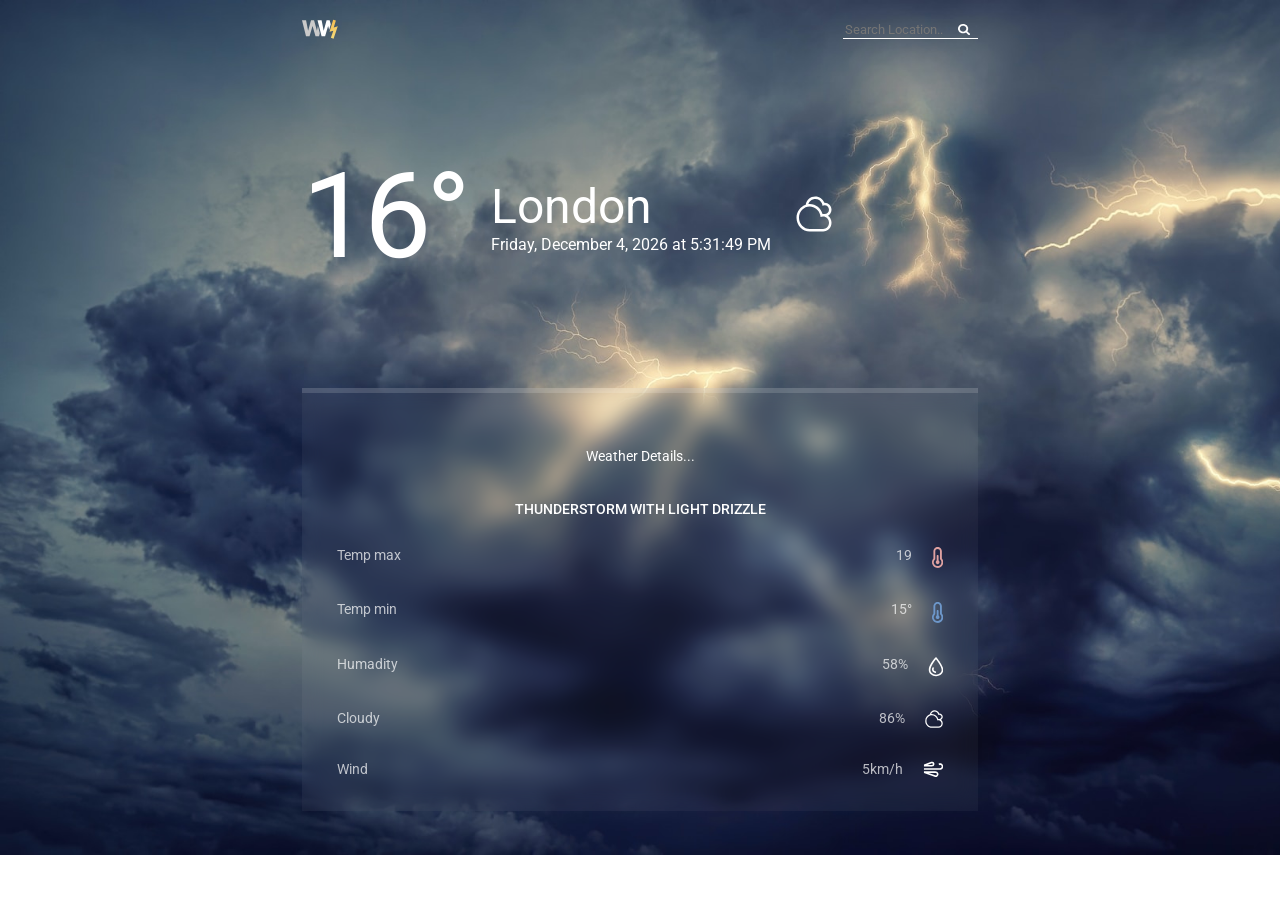
<file: weather/index.html>
<!DOCTYPE html>
<html lang="en">
<head>
    <meta charset="UTF-8">
    <meta name="viewport" content="width=device-width, initial-scale=1.0">
    <link rel="stylesheet" href="./styles.css">
    <link rel="stylesheet" href="./responsive.css">
    <link rel="icon" type="image/x-icon" href="./photos/1479.3-weather-icon-iconbunny.jpg">
    <script src="./file.js" defer></script>
    <title>Weather</title>
</head>
<body>
    <div class="card">
        <div class="container">
            <div class="left-side">
                <div class="search">
                    <div class="left-search"> <img src="./photos/Group 165.svg" id="img"></div>
                    <div class="right-search"> <input type="search" placeholder="Search Location..">
                        <div class="title-fix">
                        <h5>Weather Details...</h5>
                        <h6>thunderstorm with light drizzle</h6>
                         </div>
                        <div><div class="bottom-side-1">
                            <div class="list">
                                <div class="left-list">Temp max</div>
                                <div class="right-list">
                                    <div class="temp">19</div>
                                    <div class="visual"><img src="./photos/Vector.svg" alt=""></div>
                                </div>
                            </div>
                            <div class="list">
                                <div class="left-list">Temp min</div>
                                <div class="right-list">
                                    <div class="temp">15°</div>
                                    <div class="visual"><img src="./photos/Vector-blue.svg" alt=""></div>
                                </div>
                            </div>
                            <div class="list">
                                <div class="left-list">Humadity</div>
                                <div class="right-list">
                                    <div class="temp">58%</div>
                                    <div class="visual"><img src="./photos/outline copy.svg" ></div>
                                </div>
                            </div>
                            <div class="list">
                                <div class="left-list">Cloudy</div>
                                <div class="right-list">
                                    <div class="temp">86%</div>
                                    <div class="visual"><img src="./photos/outline.svg" width="18px"></div>
                                </div>
                            </div>
                            <div class="list">
                                <div class="left-list">Wind</div>
                                <div class="right-list">
                                    <div class="temp">5km/h</div>
                                    <div class="visual"><img src="./photos/wind.svg"></div>    
                                </div>
                            </div>
                        </div>
                          <div id="line"></div>
                          <span id="span">Today’s Weather Forecast...</span>
                       <div class="scroll-section">
                            <div class="scroll-1">
                                <div class="justify">
                                <div><img src="./photos/Snow.svg" alt=""></div>
                                <div id="block">
                                    <span class="time-span">09:00</span>
                                    <span class="wt-span">Snow</span>
                                </div>
                                </div>
                                <div  class="temp-span">
                                    <span>19</span>
                                </div>
                            </div>
                            <div class="scroll-1">
                                <div class="justify">
                                <div><img src="./photos/Snow.svg" alt=""></div>
                                <div id="block">
                                    <span class="time-span">09:00</span>
                                    <span class="wt-span">Snow</span>
                                </div>
                                </div>
                                <div  class="temp-span">
                                    <span>19</span>
                                </div>
                            </div>
                            <div class="scroll-1">
                                <div class="justify">
                                <div><img src="./photos/Snow.svg" alt=""></div>
                                <div id="block">
                                    <span class="time-span">09:00</span>
                                    <span class="wt-span">Snow</span>
                                </div>
                                </div>
                                <div  class="temp-span">
                                    <span>19</span>
                                </div>
                            </div>
                            
                        </div>
                    
                    </div>
                </div>
            </div>
            <div class="description">
              <div class="temperature">16°</div>
              <div class="Location">
                <div class="city">London</div>
                <div class="date"></div>
              </div>
               <div class="weather-icon"><img src="./photos/outline.svg" ></div>
            </div>
            <div class="right-side">
                 <div class="title">
                     <h4>Weather Details...</h4>
                     <h3>thunderstorm with light drizzle</h3>
                </div>
                    <div class="bottom-side">
                        <div class="list">
                            <div class="left-list">Temp max</div>
                            <div class="right-list">
                                <div class="temp">19</div>
                                <div class="visual"><img src="./photos/Vector.svg" alt=""></div>
                            </div>
                        </div>
                        <div class="list">
                            <div class="left-list">Temp min</div>
                            <div class="right-list">
                                <div class="temp">15°</div>
                                <div class="visual"><img src="./photos/Vector-blue.svg" alt=""></div>
                            </div>
                        </div>
                        <div class="list">
                            <div class="left-list">Humadity</div>
                            <div class="right-list">
                                <div class="temp">58%</div>
                                <div class="visual"><img src="./photos/outline copy.svg" ></div>
                            </div>
                        </div>
                        <div class="list">
                            <div class="left-list">Cloudy</div>
                            <div class="right-list">
                                <div class="temp">86%</div>
                                <div class="visual"><img src="./photos/outline.svg" width="18px"></div>
                            </div>
                        </div>
                        <div class="list">
                            <div class="left-list">Wind</div>
                            <div class="right-list">
                                <div class="temp">5km/h</div>
                                <div class="visual"><img src="./photos/wind.svg"></div>    
                            </div>
                        </div>
                    </div>
            </div>
        </div>
    </div>
</body>
</html>
</file>
<file: styles.css>
body{
    margin: 0;
}
*{
    box-sizing: border-box;
    font-family: 'Segoe UI', Tahoma, Geneva, Verdana, sans-serif;
}
.container{
    width: 100%;
    margin: auto;
    padding-inline: 15px;
}
header{
    background-color: #2c2c32;
    height: 50px;
    align-items: center;
    display: flex;
    position: fixed;
    width: 100%;
    z-index: 99999;
}
header .container{
    display: flex;
    justify-content: space-between;
}
.logo{
    text-decoration: none;
    display: flex;
    gap: 10px;
    color: white;

}
.title{
    font-family: 'Segoe UI', Tahoma, Geneva, Verdana, sans-serif;
    font-size: 20px;
}
.nav-link{
    display: none;
}
.download-search-box{
    display: none;
}
.menu-btn{
    background-color: transparent;
    border: 0;
}
.notification{
    background-color: #25252b;
    text-align: center;
    margin: 0px;
    color: #cccccc;
    padding: 15px;
    padding-top: 60px;
}
/* .notification-link{
    text-decoration: none;
} */
a:visited{
    color: transparent;
}
.welcome-section{
    background-color: #2c2c32;
    padding-block: 50px;
}
h1, h2{
    margin: 0px;
    color: white;
    font-size: 50px;
    font-weight: 100;
    justify-content: center;
    display: flex;

    line-height: 55px;
}
.topics h2{
    font-weight: 400;
}
.container p{
    display: flex;
    justify-content: center;
    color: #9d9d9d;
}
.download-box{
    display: flex;
    justify-content: center;
    gap: 1px;

}
.download-btn-1{
    background-color:#0066b8 ;
    border: 0;
    color: white;
    width: 248px;
    display: flex;
    flex-direction: column;
    padding: 10px;
}
.download-arrow{
    background-color:#0066b8 ;
    border: 0;
    padding: 10px;
}
.bottom-dwn-side{
    background-color: #25252b;
    border-radius: 8px;
    padding: 8px;
    width: 290px;
    position: relative;
}
.bottom-dwn-side::before{
    content: '';
    position: absolute;
    top: -5px;
    right: 15px;
    width: 10px;
    height: 10px;
    transform: rotate(45deg);
    background-color: #25252b;
}
.bottom-dwn-side a{
    text-decoration: none;
}
small{
    font-weight: 300;
    font-size: 12px;
    color: #9d9d9d;
    width:200px;
    display: block;
    margin: auto;
    text-align: center;
}
small a{
    text-decoration: none;
}
.preview{
    display: flex;
    justify-content: center;
}
.home-screenshot{
    width: 380px;   
}
.features-section .container{
    grid-template-columns: repeat(2, 1fr);
    display: grid;
    text-align: center;
}
.twitter-section{
    background-color: #f5f5f5;
}
.twitter-section .container{
    padding-block: 60px;
    gap: 20px;
    display: grid;
}
.twitter-box{
    display: grid;
    grid-template-columns: 72px auto;
    gap: 10px;
}
.card-picture{
    width: 72px;
    border-radius: 100%;
    box-shadow: 2px 2px 2px 0 rgba(0,0,0,.2);
}
.paragraphs-section .container{
    padding-block: 60px;
}
.picture-side{
    text-align: center;
}
.paragraph-photo{
    width: 235px;
}
.p-header{
    color: black;
    font-size: 18px;
    font-weight: 100;
    justify-content: start;
}
.text-side p{
    color: black;
    font-size: 15px;
    font-weight: 400;
    line-height: 34px;
}
#second-paragraph{
    background-color: #f5f5f5;
}
#second-paragraph .container{
    display: flex;
    flex-direction: column;
}
#second-paragraph .picture-side{
    order: 1;
}
#second-paragraph .text-side{
    order: 2;
}
.languages-section .container{
    grid-template-columns: auto auto;
    display: grid;
    justify-content: space-around;
    row-gap: 15px;
}
.languages-section{
    background-color: #f5f5f5;
    padding-block: 60px;
}
.languages-section h3{
   justify-content: center;
   display: flex;
   font-size: 18px;
   font-weight: 100;
   margin-bottom: 50px;
}
.languages-section .lang-icon{
  display: flex;
  align-items: center;
  gap: 5px;
}
.icons-link{
  justify-content: center;
  display: flex;
  margin-block: 30px;
  text-decoration: none;
}
.get-started{
    justify-content: center;
    display: flex;
    text-decoration: none;
    background-color: #005ba4;
    border: 0;
    width: 220px;
    color: white;
    border-radius: 2px;
    font-weight: 600;
    font-size: 20px;
    padding: 15px 20px;
}
.container1{
    margin: auto;
    padding-inline: 15px;
}
.options-section .container{
    display: flex;
    justify-content: center;
    flex-direction: column;
    padding-block: 60px;
}
.options{
  display: flex;
  justify-content: center;
  flex-direction: column;
  gap: 20px;
  align-items: center;
  padding-block: 20px;
}
.options-download{
    background-color: #005ba4;
    border: 0;
    color: white;
    padding: 10px;
    cursor: pointer;
    width: 220px;
}
.options-download-2{
    background-color: #005ba4;
    border: 0;
    color: white;
    padding: 10px;
    cursor: pointer;
    width: 145px;
}
/* tr td{
    border-spacing: 10px;
} */
.description-section h4{
    display: flex;
  justify-content: center;
}
.description-section .container{
    color: black;
    gap: 50px;
   display: flex;
   flex-direction: column;
   padding-block: 60px;
}
.description-section{
    background-color: #f5f5f5;
}
.description-section p{
    color: black;
}
.description-section h5{
    display: flex;
  justify-content: center;
}
#font-fix{
   font-size: 12px;
   width: 230px;
}
.grid-fix{
    gap: 50px;
    display: grid;
 }
 .footer-section{
background-color: #333333;
 }
 .footer-section .container{
    padding-block: 25px;
    display: flex;
  flex-direction: column;
  gap: 20px;
 }
 .footer-icon2{
    background-color: white;
    border: 0;
    border: 1px solid #d5d5d5;
    border-radius: 3px;
    cursor: pointer;
 }
 .footer-icon{
    background-color: white;
    border: 0;
    border: 1px solid #d5d5d5;
    border-radius: 3px;
    position: relative;
 }
 .footer-icon::before{
    content: '';
  position: absolute;
  top: 7px;
  right: -8px;
  width: 5px;
  height: 5px;
  transform: rotate(45deg);
  background-color: white;
 }
 .display-fix{
    display: none;
 }
 .fix{
  display: flex;
  gap: 30px;
  font-size: 12px;
  justify-content: center;
  align-items: center;
 }
</file>
<file: responsive.css>
@media screen  and (min-width: 768px){
    .container{
       width: 1170px; 
       display: grid;
        grid-template-columns: 1fr 2fr;
        gap: 25px;
    }
    .nav-link{
       display: initial;
       text-decoration: none;
       color: #7f7f83;
       font-family: 'Segoe UI', Tahoma, Geneva, Verdana, sans-serif;
   }
   .download-search-box{
       display: initial;
   }
   .menu-btn{
       display: none;
   }
   .download-link{
       display: flex;
       font-family: 'Segoe UI', Tahoma, Geneva, Verdana, sans-serif;
       color: white;
       background-color: #0066b8;
       text-decoration: none;
       width: 120px;
       align-items: center;
       gap: 8px;
       padding-inline: 10px;
   }
   .search-box,
   .download-search-box{
       display: flex;
       height: 50px;
   }
   .download-text{
       font-family: 'Segoe UI', Tahoma, Geneva, Verdana, sans-serif;
       font-weight: 600;
       font-size: 16px;
   }
   nav{
       display: flex;
       gap: 27px;
       align-items: center;
   }
   .search-box button{
       background: transparent;
       border: 0;
       background: #3d3d42;
   }
   .search-box input{
       background: #3d3d42;
       border: 0;
       width: 150px;
       color: #9d9d9d;
       font-family: 'Segoe UI', Tahoma, Geneva, Verdana, sans-serif;
   }
   .welcome-section container{
        display: grid;
        grid-template-columns: 1fr 2fr;
   }
   .home-screenshot{
    width: 750px;   
    margin-top: -30px;
}
.features-section .container{
    grid-template-columns: repeat(4, 1fr);
    display: grid;
    text-align: center;
    margin-top: 20px;
}
.feature1{
    width: 150px;
    height: 100px;
}
.twitter-section .container{
    grid-template-columns: 370px 370px 370px;
}
.paragraphs-section .container{
    padding-block: 60px;
    display: grid;
    grid-template-columns: 30% 70%;
    gap: 100px;
}
.paragraph-photo{
    width: 360px;
}
.p-header{
    color: black;
    font-size: 30px;
    font-weight: 100;
    justify-content: start;
    width: 700px;
}
.text-side p{
    color: black;
    font-size: 18px;
    font-weight: 400;
    line-height: 34px;
    width: 650px;
}
#second-paragraph .container{
    display: flex;
    flex-direction:row;
}
#second-paragraph .picture-side{
    order: 2;
}
#second-paragraph .text-side{
    order: 1;
}
.languages-section .container{
    grid-template-columns: auto auto auto auto auto auto;
    display: grid;
    justify-content: space-around;
    row-gap: 15px;
}
.languages-section h3{
    justify-content: center;
    display: flex;
    font-size: 30px;
    font-weight: 100;
    margin-bottom: 50px;
 }
 .options-section .container{
  display: flex;
  flex-direction: row;
  align-content: center;
  align-items: baseline;
 }
 .grid-fix{
    display: grid;
    grid-template-columns: auto auto;
 }
#font-fix{
    width: 700px;
    font-size: 14px;
}
.h5{
    margin: 0px;
}
.display-fix{
    display: initial;
 }
.footer-section .container{
    padding-block: 25px;
    display: flex;
    flex-direction: row;
    gap: 20px;
    justify-content: space-between;
 }
 .footer-section .right-side{
    display: flex;
  gap: 20px;
 }
 .footer-section .left-side{
    font-size: 12px;
  align-items: center;
  display: flex;
  gap: 20px;
 }
 .fix{
    display: flex;
  gap: 30px;
  font-size: 1;
  font-size: 12px;
  justify-content: center;
  align-items: center;
 }
}
</file>
<file: axali davaleba/responsive.css>
@media screen and (max-width:1440px) {
    body{
      padding: 0px;
      display: flex;
      justify-content: center;
      flex-direction: column;
    }
    .container{
        display: flex;
        flex-direction: column;
        align-items: center;
        width: 311px;
        padding-block: 80px;
    }
    .grid-item-1 ,.grid-item-2, .grid-item-3{
      /* background-color: rebeccapurple; */
      /* width: 350px;
      height: 530px; */
      height: auto;
  }
  .header{
    width: 311px;
    padding-bottom: 0px;
  }
  .header h3{
    color: #4D4F62;
    font-size: 24px;
    font-style: normal;
    font-weight: 300;
    line-height: normal;
    letter-spacing: 0.167px; 
  }
  .header h4{
    color: #4D4F62;
  text-align: center;
  font-size: 24px;
  font-style: normal;
  font-weight: 600;
  line-height: normal;
  letter-spacing: 0.167px; 
  }
  .header h5{
    color: #4D4F62;
  text-align: center;
  font-size: 15px;
  font-style: normal;
  font-weight: 400;
  line-height: 25px; 
  letter-spacing: 0.104px; 
  }
  }
</file>
<file: axali davaleba/styles.css>
@import url('https://fonts.googleapis.com/css2?family=Barlow+Semi+Condensed:wght@500;600;700;900&family=DM+Serif+Display&family=Poppins:wght@300;400;600&display=swap');
*{
  box-sizing: border-box;
  font-family:'Poppins', sans-serif;
}
body{
    padding-block: 50px;
    background-color:#FAFAFA;
}

.grid-item-1 ,.grid-item-2, .grid-item-3{
    /* background-color: rebeccapurple; */
    width: 350px;
    height: 530px;
}
.container{
    display: grid;
    justify-content: center;
    grid-template-columns: auto auto auto;
  gap: 30px;
  width: 1420px;
  margin: auto;
}
.card-con{
    display: flex;
  justify-content: center;
  padding: 32px;
  flex-direction: column;
  position: relative;
}
.card-con h2,p{
   margin: 0px;
   margin-block: 3px;
}
.grid-item-1{
  align-items: center;
  justify-content: center;
  display: flex;
}
.grid-item-2{
    display: flex;
  flex-direction: column;
  align-items: center;
  justify-content: center;
}
.grid-item-3{
  align-items: center;
  justify-content: center;
  display: flex;
}
.card-con-2{
    display: flex;
  flex-direction: column;
  gap: 30px;
  position: relative;
}
.card-con-3{
  padding: 32px;
  position: relative;
}
.card-con-3 h2,p{
  margin: 0px;
  margin-block: 3px;
}
.middle-con-1{
  padding: 32px;
  position: relative;
}
.middle-con-2{
  padding: 32px;
  position: relative;
}
.middle-con-1 h2,p{
  margin: 0px;
  margin-block: 3px;
}
.middle-con-2 h2,p{
  margin: 0px;
  margin-block: 3px;
}
p{
  font-weight: 400;
  font-size: 13px; 
  color: #4D4F62; 
}
h2{
  font-weight: 600;
  font-size: 20px; 
  color: #4D4F62; 
}
.card-con,.middle-con-1,.middle-con-2,.card-con-3{
  border-radius: 8px;
background: #FFF;
box-shadow: 0px 15px 30px -11px rgba(131, 166, 210, 0.50);
}
.card-con::before{
  content: '';
  position: absolute;
  top: -1px;
  right: 0px;
  width: 350px;
  height: 4px;
  background-color: #44D3D2;
  border-top-left-radius: 8px;
  border-top-right-radius: 8px;
}
.card-con-3::before{
  content: '';
  position: absolute;
  top: -1px;
  right: 0px;
  width: 350px;
  height: 4px;
  background: #549EF2; 
  border-top-left-radius: 8px;
  border-top-right-radius: 8px;
}
.middle-con-1::before{
  content: '';
  position: absolute;
  top: -1px;
  right: 0px;
  width: 350px;
  height: 4px;
  background: #EA5454; 
  border-top-left-radius: 8px;
  border-top-right-radius: 8px;
}
.middle-con-2::before{
  content: '';
  position: absolute;
  top: -1px;
  right: 0px;
  width: 350px;
  height: 4px;
  background: #FCAE4A; 
  border-top-left-radius: 8px;
  border-top-right-radius: 8px;
}
.header{
  text-align: center;
  width: 1420px;
  margin: auto;
  padding-bottom: 64px;
}
.header h3{
  color: #4D4F62;
  font-size: 36px;
  font-style: normal;
  font-weight: 300;
  line-height: normal;
  letter-spacing: 0.25px;
  margin-bottom: 0px;
}
.header h4{
  color: #4D4F62;
text-align: center;
font-size: 36px;
font-style: normal;
font-weight: 600;
line-height: normal;
letter-spacing: 0.25px; 
margin-block: 0px;
}
.header h5{
  color: #4D4F62;
text-align: center;
font-size: 15px;
font-style: normal;
font-weight: 400;
line-height: 25px;
letter-spacing: 0.104px; 
width: 540px;
}
.h5-fix{
  justify-content: center;
  display: flex;
}
@media screen and (max-width:1440px) {
  body{
    padding: 0px;
    display: flex;
    justify-content: center;
    flex-direction: column;
  }
  .container{
      display: flex;
      flex-direction: column;
      align-items: center;
      width: 311px;
      padding-block: 80px;
  }
  .grid-item-1 ,.grid-item-2, .grid-item-3{
    /* background-color: rebeccapurple; */
    /* width: 350px;
    height: 530px; */
    height: auto;
}
.header{
  width: 311px;
  padding-bottom: 0px;
}
.header h3{
  color: #4D4F62;
  font-size: 24px;
  font-style: normal;
  font-weight: 300;
  line-height: normal;
  letter-spacing: 0.167px; 
}
.header h4{
  color: #4D4F62;
text-align: center;
font-size: 24px;
font-style: normal;
font-weight: 600;
line-height: normal;
letter-spacing: 0.167px; 
}
.header h5{
  color: #4D4F62;
text-align: center;
font-size: 15px;
font-style: normal;
font-weight: 400;
line-height: 25px; 
letter-spacing: 0.104px; 
}
}
</file>
<file: failed-JS/styles.css>
.form{
    margin: auto;
  width: 200px;
   padding-block: 200px;
   display: flex;
   flex-direction: column;
   gap: 30px;
}
.registration{
    display: flex;
    gap: 20px;
}
</file>
<file: insure-landing-page/styles/fonts.css>
:root{
    --white: #FAFAFA;
    --skyblue:#96A9C6;
    --purple:#2D2641;
    --grey:#837D88;
    --darkpurple:#2C2830;
}
</file>
<file: insure-landing-page/styles/responsive.css>
@media screen and (min-width: 1440px) {
    .container {
        width: 1400px;
    }
    .header-btn{
        display: none;
    }
    .desktop-buttons{
        display: flex;
        gap: 26px;
        align-items: center;
    }
    .desktop-buttons h2{
        text-align: center;
        font-size: 13px;
        font-style: normal;
        font-weight: 700;
        line-height: normal;
        letter-spacing: 1.5px; 
        color: var(--grey);
        margin: 0px;
        cursor: pointer;
    }
    .desktop-buttons h2:hover{
        color: var(--darkpurple)

    }
    .none-btn{
        border: 1.5px solid #2C2830; background: var(--white); 
       color: var(--black);
       text-align: center;
       font-size: 13px;
       font-style: normal;
       font-weight: 700;
       line-height: normal;
       letter-spacing: 1.5px; 
       padding-block: 13px;
       padding-inline: 28.5px;
       cursor: pointer;
    }
    .none-btn:hover{
        background-color: var(--darkpurple);
        color: var(--white);
    }
    .btn-fix button:hover{
        background-color: white;
        color: var(--darkpurple);
    }
    .middle-card{
        display: flex;
        background-color: var(--purple);
    }
    .left-card{
        order: 2;
    }
    .right-card{
        text-align: start;
        height: 452px;
  margin-top: 2px;
    }
    .right-card h1{
        text-align: start;
        width: 540px;
    }
    .right-card p{
        text-align: start;
        width: 540px;
    }
    .right-card .btn-fix{
        text-align: start;
    }
    .main-img{
        position: absolute;
  top: 250px;
    }
    .lines-2{
    position: absolute;
  right: 0;
  top: -100px;
  rotate: 45 degree;
  transform: rotate(220de);
  transform: rotate(180deg);
  overflow: hidden;
  display: initial;
    }
}
</file>
<file: insure-landing-page/styles/styles.css>
@import url('https://fonts.googleapis.com/css2?family=DM+Serif+Display&family=Karla:wght@200;300;400;500;700;800&display=swap');
*{
    box-sizing: border-box;
    font-family:'Karla', sans-serif;
}
body{
    margin: 0px;
}
.container{
    margin: auto;
}
.header{
    padding-inline: 24px;
    padding-block: 24px;
    display: flex;
    justify-content: space-between;
    align-items: baseline;
}
.header-icn{
    margin-bottom: 5px;
    cursor: pointer;
}
.header-btn{
    border: 0px;
    padding: 0px;
    height: 32px;
    cursor: pointer;
}
.desktop-buttons{
    display: none;
}
.right-card{
    padding-inline: 24px;
    text-align: center;
    background-color: var(--purple);
    color: var(--white);
    margin-top: -4px;
    display: flex;
    flex-direction: column;
    gap: 16px;
    padding-block: 93px;
    position: relative;
}
.right-card h1{
    margin: 0px;
    color: #FFF;
    text-align: center;
    font-size: 48px;
    font-style: normal;
    font-weight: 400;
    line-height: 48px; /* 100% */
    letter-spacing: -0.667px; 
    font-family:'DM Serif Display', serif;
    z-index: 1000;
}
.right-card p{
    margin: 0px;
    color: #FFF;
    text-align: center;
    font-size: 16px;
    font-style: normal;
    font-weight: 400;
    line-height: 26px;
    z-index: 1000;
}
.btn-fix{
   margin-top: 16px;
}
.btn-fix button{
    color: var(--white);
    text-align: center;
    background-color: var(--purple);
    font-size: 13px;
    font-style: normal;
    font-weight: 700;
    line-height: normal;
    letter-spacing: 1.5px; 
    padding-block: 12px;
    padding-inline: 29px;
    border: solid 1px white;
    cursor: pointer;
}
.lines-1{
    position: absolute;
    top: -255px;
    left: 0;
}
.main-img{
    z-index: 100;
  position: sticky;
}
.lines-2{
    right: 0px;
    top: 850px;
    z-index: 1;
    position: absolute;
    transform: rotate(180deg);
      overflow: hidden;
    }
.feature-header{
    margin-top: 260px;
    margin-bottom: 40px;
    color: #2C2830;
    text-align: center;
    font-family:'DM Serif Display', serif;
    font-size: 48px;
    font-style: normal;
    font-weight: 400;
    line-height: 48px; /* 100% */
    letter-spacing: -0.667px; 
}
.features-section{
    padding-inline: 16px;
    margin-bottom: 158px;
}
.feature{
    text-align: center;
}
.feature h3{
    color: #2C2830;
    text-align: center;
    font-family:'DM Serif Display', serif;
    font-size: 28px;
    font-style: normal;
    font-weight: 400;
    line-height: normal;
    letter-spacing: -0.389px; 
}
.feature p{
    color: #837D88;
    text-align: center;
    font-size: 16px;
    font-style: normal;
    font-weight: 400;
    line-height: 26px
}
.box{
    padding-inline: 24px;
    padding-block: 72px;
    color: var(--white);
    background-color: var(--purple);
    display: flex;
    flex-direction: column;
    gap: 40px;
    width: 327px;
    position: relative;
}
.box-fix{
    display: flex;
    justify-content: center;
    margin-bottom: 140px;
}
.left-box{
    text-align: center;
    z-index: 10000;
}
.right-box{
    text-align: center;
}
.box-span{
    color: #FFF;
    text-align: center;
    font-family:'DM Serif Display', serif;
    font-size: 40px;
    font-style: normal;
    font-weight: 400;
    line-height: 40px; /* 100% */
    letter-spacing: -0.556px; 
}
.box-btn{
    color: #FFF;
    text-align: center;
    background-color: var(--purple);
    font-size: 13px;
    font-style: normal;
    font-weight: 700;
    line-height: normal;
    letter-spacing: 1.5px; 
    border: solid 1px white;
    padding-inline: 13px;
    padding-block: 12px;
}
.lines-3{
    position: absolute;
  top: 0;
  right: 0;
}
.footer-up{
    display: flex;
    flex-direction: column;
    gap: 32px;
    align-items: center;

}
.straight{
    width: 327px;
    height: 1px;
    background-color: var(--grey);
}
.grid-item{
    display: grid;
    justify-content: center;
}
.grid-item h6{
    color: #837D88;
    text-align: center;
    font-size: 13px;
    font-style: normal;
    font-weight: 700;
    line-height: normal;
    letter-spacing: 1.5px
}
.span-p{
    display: flex;
  flex-direction: column;
  gap: 16px;
  text-align: center;
  color: #2D2641;
text-align: center;
font-family: Karla;
font-size: 13px;
font-style: normal;
font-weight: 700;
line-height: normal;
letter-spacing: 1.5px; 
}
footer{
    background: #FAFAFA; 
    padding-block: 67px;
    position: relative;
}
.last-line{
    position: absolute;
  top: -30px;
  transform: rotate(260deg)
}
.title, .logos{
    cursor: pointer;
}
@media screen and (min-width: 1440px) {
    .header {
        padding-inline: 165px;
        display: flex;
  align-items: center;
    }
    .desktop-buttons{
        display: flex;
        gap: 26px;
        align-items: center;
    }
    .middle-card{
        display: flex;
        padding-left: 165px;
    }
    .left-card{
        order: 2;
    }
    .right-card{
        text-align: start;
        margin-top: 2px;
    }
    .right-card h1{
        text-align: start;
    }
    .right-card p{
        text-align: start;
    }
    .right-card .btn-fix{
        text-align: start;
    }
    .lines-1{
        top: 300px;
        left: -200px;
    }
    .lines-2{
        position: absolute;
      right: 0;
      top: -100px;
      transform: rotate(180deg);
      overflow: hidden;
      display: initial;
        }
    .main-img{     
        position: absolute;
        top: 250px;
    }
    .feature-header{
        text-align: start;
        padding-inline: 165px;
    }
   .features-section{
    display: flex;
    margin-top: 96px;
    padding-inline: 165px;
    text-align: start;
    gap: 30px;
   }
   .feature h3{
    text-align: start;
}
.feature p{
    text-align: start;
}
.feature{
    text-align:start;
}
.box{
    width: 1110px;
    display: flex;
    flex-direction: row;
    justify-content: space-between;
    overflow-y: hidden;
}
.right-box{
    z-index: 1000;
}
.box-btn{
    cursor: pointer;
}
.box-btn:hover{
    background-color: white;
    color: black;
    cursor: pointer;
}
.straight{
    width: 1110px;
}
.grid-container{
    display: grid;
    grid-template-columns: 255px 255px 255px 255px;
    justify-content: center;
}
.logos-fix{
    display: flex;
  flex-direction: row;
  justify-content: space-between;
  width: 1110px;
}
.title{
    z-index: 100;
}
.last-line{
    position: absolute;
  top: -50px;
  left: 200px;
  transform: rotate(260deg);
}
}
</file>
<file: JS/styles.css>
@import url('https://fonts.googleapis.com/css2?family=DM+Serif+Display&family=Karla:wght@200;300;400;500;700;800&family=Poppins:wght@400;500;600;700&display=swap');
*{
    box-sizing: border-box;
    font-family: 'Poppins', sans-serif;
}
body{
    margin: 0px;
}
.container{
    background-image: url(Group\ 5.png);
    padding-block: 88px;
    padding-inline: 24px;
    display: flex;
    flex-direction: column;
    gap: 64px;
}
.text h1{
    color: #FFF;
    text-align: center;
    font-size: 28px;
    font-style: normal;
    font-weight: 700;
    line-height: 36px;
    letter-spacing: -0.292px; 
}
.text p{
    color: #FFF;
    text-align: center;
    font-size: 16px;
    font-style: normal;
    font-weight: 500;
    line-height: 26px;
}
.payment{
    color: #FFF;
    text-align: center;
    font-size: 15px;
    font-style: normal;
    font-weight: 700;
    letter-spacing: 0.268px; 
    background-color:#5E54A4;
    padding-block: 18px;
    padding-inline: 66px;
    border-radius: 10px; 
    box-shadow: 0px 8px 0px 0px rgba(0, 0, 0, 0.15);
    cursor: pointer;
}
.payment-span{
    color: #FFF;
    font-size: 15px;
    font-style: normal;
    font-weight: 400;
    line-height: 26px;
    letter-spacing: 0.268px; 
}
.sign-up{
    width: 327px;
    height: 442px;
    align-items: center;
    border-radius: 10px;
    background: #FFF;
    box-shadow: 0px 8px 0px 0px rgba(0, 0, 0, 0.15);
    display: flex;
    justify-content: center;
    flex-direction: column;
    gap: 16px;
    margin-top: 24px;
}
input {
    border-radius: 5px;
    border: 1px solid #DEDEDE;
    background: #FFF; 
    width: 279px;
    height: 56px;
    flex-shrink: 0;
    padding-left: 20px;
}
button{
    border-radius: 5px;
    background: #38CC8B;
    box-shadow: 0px -4px 0px 0px rgba(0, 0, 0, 0.09) inset;
    width: 279px;
    height: 56px;
    flex-shrink: 0;
    color: #FFF;
    text-align: center;
    border: 0px;
    font-size: 15px;
    font-style: normal;
    font-weight: 600;
    line-height: 26px;
    letter-spacing: 1px;
    cursor: pointer;
}
.last{
    width: 249px; 
    color: #BAB7D4;
    text-align: center;
    font-size: 11px;
    font-style: normal;
    font-weight: 500;
    line-height: 21px; 
}
.last-last{
    color: #FF7979;
    font-size: 11px;
    font-style: normal;
    font-weight: 700;
    line-height: 21px;
    cursor: pointer;
}
</file>
<file: JS/responsive.css>
@media screen and (min-width:1440px){
    body{
        background-image: url(Group\ 5.png);
    }
    .form{
        width: 100%;
        height: 100vh;
        display: flex;
        justify-content: center;
        align-items: center;
    }
    .container{
        background-color: #FF7979;
        width: 1440px;
        height: 800px;
        display: flex;
        flex-direction: row;
        align-items: center;
        padding-inline: 165px;
    }    
    .text{
        width: 525px;
    }
    .text h1{
        color: #FFF ;
        font-size: 50px ;
        font-style: normal ;
        font-weight: 700 ;
        line-height: 55px ;
        letter-spacing: -0.521px ; 
        text-align: start ;
    }
    .text p{
        color: #FFF;
        font-size: 16px;
        font-style: normal;
        font-weight: 500;
        line-height: 26px;
        text-align: start ;
    }
    .sign-up{
        width: 450px ;
    }
    input{
        width: 350px ;
    }
    button{
        width: 350px;
    }
    .last{
        width: 360pxs;
    }
}
</file>
<file: lasha-gogolashvili-davaleba-1/styles.css>
@import url('https://fonts.googleapis.com/css2?family=Barlow+Semi+Condensed:wght@500;600&family=DM+Serif+Display&display=swap');
*{
   box-sizing: border-box;
   font-family: 'Barlow Semi Condensed', sans-serif;
}
body{
    display: flex;
    padding: 72px 24px 71px 24px;
    flex-direction: column;
    justify-content: center;
    align-items: center;  
    background-color: #ECF2F8;;
}
.container{
    display: flex;
    gap: 24px;
    flex-direction: column;
    width: 327px;
}
.grid-item-1{
    background-color: var(--purple);
    position: relative;
    padding-inline: 32px;
    padding-block: 25px;
    border-radius: 8px;
    box-shadow: 40px 60px 50px -47px rgba(72, 85, 106, 0.25);

}
.testimonials{
    position: absolute;
    width: 104px;
    right: 24px;
    top: 0;
}
.testimonials-p{
    z-index: 1;
    position: inherit;
    font-family: 'Barlow Semi Condensed', sans-serif;
    font-weight: 600;
    color: white;
}
.grid-item-1 h4,h5{
    margin: 0px;
}
.grid-item-1 h4{
    font-size: 13px;
    color: white;
}
.grid-item-1 h5{
    font-size: 11px;
    font-weight: 500; 
    color: #CFCFCF;
}
.daniel-header{
    display: flex;
    gap: 17px;
}
.grid-item-1 .first-box-bottom{
  color: #CFCFCF;
  font-family: Barlow Semi Condensed;
  font-size: 13px;
  font-style: normal;
  font-weight: 500;
  line-height: 18px;
}
.gap-fix{
    gap: 40px;
    display: flex;
    flex-direction: column;
}
/* LLLLLLLLLLLLLLLLLLLLLLLLLLLLLLLLL */
.grid-item-2{
    background-color: var(--dark-blue);
    padding-inline: 32px;
    padding-block: 25px;
    border-radius: 8px;
    box-shadow: 40px 60px 50px -47px rgba(72, 85, 106, 0.25);

}
.testimonials-p{
    position: inherit;
    font-family: 'Barlow Semi Condensed', sans-serif;
    font-weight: 600;
    color: white;
}
.grid-item-2 h4,h5{
    margin: 0px;
}
.grid-item-2 h4{
    font-size: 13px;
    color: white;
}
.grid-item-2 h5{
    font-size: 11px;
    font-weight: 500; 
    color: #CFCFCF;
}
.daniel-header{
    display: flex;
    gap: 17px;
}
.grid-item-2 .first-box-bottom{
  color: #CFCFCF;
  font-family: Barlow Semi Condensed;
  font-size: 13px;
  font-style: normal;
  font-weight: 500;
  line-height: 18px;

}
.gap-fix{
    gap: 40px;
    display: flex;
    flex-direction: column;
}
.grid-item-2 .gap-fix{
    gap: 16px;
}
/* LLLLLLLLLLLLLLLLLLLLLLLLLLLLL */
.grid-item-3{
    background-color: white;
    padding-inline: 32px;
    padding-block: 25px;
    border-radius: 8px;
    box-shadow: 40px 60px 50px -47px rgba(72, 85, 106, 0.25);
    order: 5;

}
.grid-item-3 .testimonials-p{
    position: inherit;
    font-family: 'Barlow Semi Condensed', sans-serif;
    font-weight: 600;
    color: var(--dark-blue);
}
.grid-item-3 h4,h5{
    margin: 0px;
}
.grid-item-3 h4{
    font-size: 13px;
    color: var(--dark-blue);
}
.grid-item-3 h5{
    font-size: 11px;
    font-weight: 500; 
    color: #CFCFCF;
}
.daniel-header{
    display: flex;
    gap: 17px;
}
.grid-item-3 .first-box-bottom{
  color: #48556A;
  font-family: 'Barlow Semi Condensed', sans-serif;
  font-size: 13px;
  font-style: normal;
  font-weight: 500;
  line-height: 18px;
}
.gap-fix{
    gap: 40px;
    display: flex;
    flex-direction: column;
}
.grid-item-3 .gap-fix{
    gap: 16px;
}
/* lllllllllllllllll */
.grid-item-4{
    background-color: var(--navy-blue);
    padding-inline: 32px;
    padding-block: 25px;
    border-radius: 8px;
    box-shadow: 40px 60px 50px -47px rgba(72, 85, 106, 0.25);
    order: 3;

}
.grid-item-4 .testimonials-p{
    position: inherit;
    font-family: 'Barlow Semi Condensed', sans-serif;
    font-weight: 600;
    color: white
}
.grid-item-4 h4,h5{
    margin: 0px;
}
.grid-item-4 h4{
    font-size: 13px;
    color: white
}
.grid-item-4 h5{
    font-size: 11px;
    font-weight: 500; 
    color: #CFCFCF;
}
.daniel-header{
    display: flex;
    gap: 17px;
}
.first-box-bottom{
  color: #CFCFCF;
  font-family: Barlow Semi Condensed;
  font-size: 13px;
  font-style: normal;
  font-weight: 500;
  line-height: 18px;
}
.gap-fix{
    gap: 40px;
    display: flex;
    flex-direction: column;
}
.grid-item-4 .gap-fix{
    gap: 16px;
}
/* LLLLLLLLLLLLLLLLLLLLLLLLLLL */
.grid-item-5{
    background-color: white;
    padding-inline: 32px;
    padding-block: 25px;
    border-radius: 8px;
    box-shadow: 40px 60px 50px -47px rgba(72, 85, 106, 0.25);

}
.grid-item-5 .testimonials-p{
    position: inherit;
    font-family: 'Barlow Semi Condensed', sans-serif;
    font-weight: 600;
    color: var(--dark-blue);
}
.grid-item-5 h4,h5{
    margin: 0px;
}
.grid-item-5 h4{
    font-size: 13px;
    color: var(--dark-blue);
}
.grid-item-5 h5{
    font-size: 11px;
    font-weight: 500; 
    color: #CFCFCF;
}
.daniel-header{
    display: flex;
    gap: 17px;
}
.grid-item-5 .first-box-bottom{
  color: #48556A;
  font-family: 'Barlow Semi Condensed', sans-serif;
  font-size: 13px;
  font-style: normal;
  font-weight: 500;
  line-height: 18px;
}
.gap-fix{
    gap: 40px;
    display: flex;
    flex-direction: column;
}
.grid-item-5 .gap-fix{
    gap: 16px;
}
</file>
<file: lasha-gogolashvili-davaleba-1/responsive.css>
@media screen and (min-width: 1440px){
    body{
        display: flex;
        padding: 164px 165px;
        justify-content: center;
        align-items: center;
      }
      /* .grid-item-1, .grid-item-2, .grid-item-3, .grid-item-4, .grid-item-5 {
          background-color: red;
      } */
      .container{
          display: grid;
          width: 1420px;
          gap: 20px;
          justify-content: center;
          grid-template-columns: auto auto auto auto;
          
      }
      .grid-item-1{
          grid-column: 1 / span 2;
          grid-row: 1;
          width: 550px;
      }
      .grid-item-2{
          width: 255px;
      }
      .grid-item-3{
          grid-column: 4;
          grid-row: 1 / span 2;
          width: 255px;
      }
      .grid-item-4{
         width: 540px;
         grid-column: 2 / span 2;
      }
      .grid-item-5{
        width: 255px;
      }
}
</file>
<file: lasha-gogolashvili-davaleba-1/fonts.css>
:root{
    --purple :#733FC8;
    --dark-blue :#48556A; 
    --navy-blue :#19202D; 
}
</file>
<file: lasha-gogolashvili-shualeduri/styles.css>
@import url('https://fonts.googleapis.com/css2?family=Barlow+Semi+Condensed:wght@500;600;700;900&family=DM+Serif+Display&display=swap');
*{
    box-sizing: border-box;
    font-family: 'Barlow Semi Condensed', sans-serif;
}
body{
    margin: 0px;
}
.container{
    padding-top: 23px;
    width: 375px;
    max-width: 100%;
    width: 375px;
    margin: 0 auto;
}
.header{
  display: flex;
  justify-content: space-between;
  padding-left: 24.5px
}
.header-left{
    background-color: var(--orange);
    color: var(--white);
    font-weight: 900;
    height: 40px;
}
.header-right{
    color: var(--darkblue);
    border-radius: 8px;
    background-color: var(--bluewhite);
    padding-block: 11px;
    padding-left: 13.5px;
    padding-right: 14.5px;
}
.title h1{
  color:var(--darkblue);
  font-size: 48px;
  font-style: normal;
  font-weight: 900;
  line-height: 48px;
  text-transform: uppercase; 
  margin-top: 64px;
  padding-inline: 24px;
}
.title p{
    width: 327px;
    color: var(--lightblue);
    margin-inline: 24px;
    margin-block: 32px;
}
.button-section{
    margin-left: 24px;
    display: flex;
    gap: 32px;
}
.button-left{
    color: var(--white);
    border-radius: 8px;
    background-color: var(--orange);
    padding-block: 11px;
    padding-left: 13.5px;
    padding-right: 14.5px;
    border: 0px;
    font-size: 16px;
    font-style: normal;
    font-weight: 700; 
}
.button-right{
    background-color: transparent;
    border: 0px;
    color: #7B8BAD;
    font-size: 14px;
    font-style: normal;
    font-weight: 700;
    line-height: 26px;
    text-transform: uppercase; 
}
.keyboard{
    width: 726px;
    border-radius: 20px;
}
.keyboard-box{
    overflow: hidden;
    margin-left: 24px;
    margin-top: 56px;
}
.square{
    display: none;
}
.pictures-section{
    display: flex;
    gap: 30px;
    margin-top: 50px;
    margin-left: -1px;
}
.first-picture img{
    width: 100px;
}
.second-picture img{
    width: 200px;
    border-radius: 10px;
}
.paragraph-section h2{
    color: var(--darkblue);
    text-align: center;
    font-size: 32px;
    font-style: normal;
    font-weight: 900;
    line-height: 36px;
    text-transform: uppercase; 
}
.paragraph-section p{
  color: var(--lightblue);
  text-align: center;
  font-size: 16px;
  font-style: normal;
  font-weight: 500;
  line-height: 26px;
}
.second-square{
    display: none;
   }
.grid-container{
    margin-top: 111px;
    padding-inline: 24px;
    display: grid;
    grid-template-columns: auto;
    gap: 64px;
    margin-bottom: 128px;
}
.feature{
    text-align: center;
}
.feature h2{
    color: var(--darkblue);
text-align: center;
font-size: 24px;
font-style: normal;
font-weight: 900;
line-height: 28px;
text-transform: uppercase; 
}
.feature p{
    color: var(--lightblue);
text-align: center;
font-family: Barlow;
font-size: 16px;
font-style: normal;
font-weight: 500;
line-height: 26px; 
}
.credit{
    text-align: center;
}
.credit p{
    color: #7B8BAD;
font-size: 16px;
font-style: normal;
font-weight: 700;
line-height: 26px;
}
#span-fix{
    font-weight: 500;
}
.first-picture{
    background-color: var(--orange);
    border-radius: 10px;
    border-top-left-radius: 0px;
    border-bottom-left-radius: 0px;
    height: 175px;
}
.color-fix{
    opacity: 0.7486; 
    border-top-left-radius: 0px;
    border-bottom-left-radius: 0px;
    border-bottom-right-radius: 10px;
    border-top-right-radius: 10px;
    height: 175px;
}
.header-right:hover{
    background-color: var(--darkblue);
    color: white;
    cursor: pointer;
}
.button-left:hover{
    background-color: var(--lightorange);
    color: white;
    cursor: pointer;
}
</file>
<file: lasha-gogolashvili-shualeduri/fonts.css>
:root{
    --darkblue:#162542;
    --orange:#F16718;
    --lightorange:#FF9B62;
    --lightblue:#7B8BAD;
    --white:#FFFFFF;
    --bluewhite:#E8EFF2;
}
</file>
<file: lasha-gogolashvili-shualeduri/responsive.css>
@media screen and (min-width:720px){
    .container{
        width: 768px;
    }
    .title{
        display: flex;
    }
    .keyboard-box{
        overflow: hidden;
        width: 300px;
    }
    .keyboard{
        width: 550px;
    }
    .pictures-section{
        padding-left: 39px;
    }
    .first-picture img{
        width: 200px;
        height: 250px;
        border-radius: 10px;
    }
    .second-picture img{
        width: 400px;
        height: 250px;
        border-radius: 10px;
    }
    .paragraph-section{
       display: flex;
       padding-inline: 24px;
    }
    .paragraph-section h2{
        text-align: initial;
    }
    .paragraph-section p{
        display: flex;
        align-items: center;
    }
    .grid-container{
        grid-template-columns: auto auto;
        gap: 64px;
        margin-bottom: 128px;
    }
    .feature{
        text-align: initial;
    }
    .feature p{
        text-align: initial;
    }
    .feature h2 {
        text-align: initial;
    }
    .first-picture{
        background-color: var(--orange);
        border-radius: 10px;
        height: 250px;
        border-top-left-radius: 10px;
        border-bottom-left-radius: 10px;
    }
    .color-fix{
        border-top-left-radius: 0px;
        border-bottom-left-radius: 0px;
        height: 250px;
    }
    .height-fix{
        height: 250px;
    }

}
@media screen and (min-width:1440px){
    .container{
        max-width: 1440px;
        width: 100%;
        padding-inline: 165px;
    }
    .title{
        display: flex;
    }
    .keyboard-box {
        width: 550px;
        overflow: hidden; 
    }
    .crop{
        display: flex;
    }
    .square{
       position: absolute;
       right: 0px;
       top: 120px;
       display: initial;
    }
    .first-picture img{
        width: 200px;
        height: 350px;
        border-radius: 10px;
    }
    .second-picture img{
        width: 400px;
        height: 350px;
        border-radius: 10px;
    }
    .card-middle{
        display: flex;
        align-items: center;
        gap: 70px;
    }
    .paragraph-section{
        display: flex;
       flex-direction: column;
       width: 255px;
    }
    .paragraph-section p{
        text-align: initial;
    }
   .second-square{
    display: initial;
    position: absolute;
    left: 0;
    top: 770px;
    transform: rotate(180deg);
   }
   .grid-container{
    grid-template-columns: auto auto auto auto;
    gap: 64px;
    margin-bottom: 128px;
}
.feature{
    text-align: initial;
}
.feature p{
    text-align: initial;
}
.feature h2 {
    text-align: initial;
}
.first-picture{
    background-color: var(--orange);
    border-radius: 10px;
    height: 350px;
    border-top-left-radius: 10px;
    border-bottom-left-radius: 10px;
}
.color-fix{
    border-top-left-radius: 10px;
    border-bottom-left-radius: 10px;
}
}
</file>
<file: midterm-2/styles/styles.css>
@import url('https://fonts.googleapis.com/css2?family=Barlow+Semi+Condensed:wght@500;600;700;900&family=DM+Serif+Display&family=Plus+Jakarta+Sans:wght@200;300;400;500;600;800&family=Poppins:wght@300;400;600&display=swap');
*{
    box-sizing: border-box;
    font-family: 'Plus Jakarta Sans', sans-serif;;
}
body{
    margin: 0px;

}
.card{
    display: flex;
  justify-content: center;
  flex-direction: column;
}
.container{
    padding: 16px;
    background-color: var(--white);
    width: 375px;
}
.header{
    display: flex;
    justify-content: space-between;
    align-items: baseline;
}
.header h2{
  font-size: 28px;
  font-style: normal;
  font-weight: 800;
  line-height: normal; 
  margin: 0px;
}
.header-button{
    border-radius: 28px; 
    background-color: var(--navyblue);
    color: white;
    font-size: 16px;
    font-style: normal;
    font-weight: 700;
    line-height: 28px;
    padding-inline: 24px;
    height: 48px; 
    border: 0px;
    cursor: pointer;
}
.description-section{
  display: flex;
  flex-direction: column;
  gap: 70px;
}
.description-section h1{
   font-size: 40px;
   font-style: normal;
   font-weight: 800;
   line-height: normal; 
}
.description-section p{
    font-size: 16px;
    font-style: normal;
    font-weight: 500;
    line-height: 26px;
    color: var(--gray);
}
.get-started{
    font-size: 16px;
font-style: normal;
font-weight: 700;
line-height: 26px; 
color: var(--white);
border: 0px;
border-radius: 31.5px;
background: var(--Gradient-1, linear-gradient(180deg, #FF6F48 0%, #F02AA6 100%));
padding-inline: 38px;
padding-block: 15px;
cursor: pointer;
}
.picture-side{
    display: flex;
    justify-content: center;
    position: relative;
}
.coffee-parent{
    width: 240px; 
    /* background: var(--Gradient-1, linear-gradient(180deg, #FF6F48 0%, #F02AA6 100%)); */
    border-radius: 100%;
}
.coffee{
    border-radius: 100%;
    background: var(--Gradient-1, linear-gradient(180deg, #FF6F48 0%, #F02AA6 100%));
}
.position-1{
    position: absolute;
    right: 20px;
  top: -40px;
    display: flex;
   flex-direction: column;
   box-shadow: 0px 34px 54px 0px rgba(6, 22, 141, 0.16);
   padding-inline: 20px;
   padding-block: 16px;
   font-size: 14px;
   font-style: normal;
   font-weight: 700;
   line-height: 28px;
   color: var(--gray);
   background-color: var(--white);
   border-radius: 10px;  
   z-index: 100;
}
.position-1-span{
    color: var(--navyblue);
    font-size: 32px;
font-style: normal;
font-weight: 800;
line-height: normal; 
}
.position-2{
    position: absolute;
    bottom: 0px;
    left: 20px; 
    display: flex;
   flex-direction: column;
   box-shadow: 0px 34px 54px 0px rgba(6, 22, 141, 0.16);
   padding-inline: 20px;
   padding-block: 16px;
   font-size: 14px;
   font-style: normal;
   font-weight: 700;
   line-height: 28px;
   color: var(--gray);
   background-color: var(--white);
   border-radius: 10px;  
   z-index: 100;
}
.position-2-span{
    color: var(--navyblue);
    font-size: 32px;
font-style: normal;
font-weight: 800;
line-height: normal; 
}
.rectangle{
    display: none;
}
.features-section{
    margin-top: 60px;
    padding-inline: 29px;
    display: grid;
    grid-template-columns: auto;
    gap: 25px;
    margin-bottom: 140px;
}
.feature-first{
    border-radius: 10px;
background: var(--Gradient-1, linear-gradient(180deg, #FF6F48 0%, #F02AA6 100%));
padding-block: 24px;
padding-inline: 24px;
color: var(--white);
font-size: 24px;
font-style: normal;
font-weight: 800;
line-height: 32px;
}
.feature p{
    color: var(--gray);
    font-size: 16px;
    font-style: normal;
    font-weight: 500;
    line-height: 26px;
}
.feature h4{
    color: var(--navyblue);
    font-size: 20px;
    font-style: normal;
    font-weight: 800;
    line-height: normal; 
}
.feature button{
    color: var(--pink );
font-size: 18px;
font-style: normal;
font-weight: 700;
line-height: 28px;
background-color: var(--white);
border: 0px;
padding: 0px;
box-shadow: 0px 25px 50px 0px rgba(6, 22, 141, 0.04);
}
footer{
    display: flex;
    justify-content: space-between;
    background-color: var(--navyblue);
    padding-block: 42px;
    padding-inline: 16px;
}
.left-footer{
    color: var(--white);
    font-size: 28px;
    font-style: normal;
    font-weight: 800;
    line-height: normal; 
}
.last-btn{
    width: 140px;
height: 48px; 
border-radius: 28px;
background: var(--Gradient-2, linear-gradient(180deg, #4851FF 0%, #F02AA6 100%));
border: 0px;
color: white;
font-size: 16px;
font-style: normal;
font-weight: 700;
line-height: 28px;
}
</file>
<file: midterm-2/styles/responsive.css>
@media screen and (min-width:768px) {
    .container{
        width: 768px; 
        background: linear-gradient(180deg, #FFF 0%, #F0F1FF 100%);
    }
    .card{
      background: linear-gradient(180deg, #FFF 0%, #F0F1FF 100%);
    }
    .description-section{
        display: flex;
        flex-direction: row;
        margin-top: 50px;
        padding-right: 81px;
    }
    .position-1{
        right: -50px;
    z-index: 100;
    top: 50px;
    }
    .position-2{
        bottom: 40px;
        left: -40px;
        z-index: 100;
    }
    .rectangle{
        display: initial;
        position: absolute;
        right: -97px;
        z-index: 0;
        top: -100px;
    }
    .coffee-parent{
        z-index: 100;
    }
    .coffee{
       height: 329px;
       width: 240px;
       border-radius: 158.5px;
       margin-top: 80px;
  margin-left: 15px;

    }
    .parag-side{
        margin-top: 60px;
    }
    .features-section{
      grid-template-columns: auto auto;
      padding: 0px;
    }
    .feature-first{
      width: 350px; 
      height: 325px; 
      padding-top: 80px;
    }
    .feature p{
      width: 286px; 
    }
    .feature{
      background: var(--white);
  box-shadow: 0px 25px 50px 0px rgba(6, 22, 141, 0.04);
  border-radius: 15px;
  padding-inline: 25px;
  padding-bottom: 25px;
  width: 350px;
  
  }
    
}
@media screen and (min-width:1440px) {
      .card{
        /* padding-inline: 165px; */
        margin: auto;
      }
      .card{
        background: linear-gradient(180deg, #FFF 0%, #F0F1FF 100%);
      }
      .container{
        width: 1440px;
        overflow-x: hidden;
        background: linear-gradient(180deg, #FFF 0%, #F0F1FF 100%);
        margin: auto;
      }
      .description-section{
        justify-content: space-between;
        padding-right: 165px;
      }
      .parag-side p,h1{
        width: 450px;
      }
     .rectangle{
        display: initial;
    position: absolute;
    right: -220px;
    z-index: 0;
    top: -30px;
    width: 450px;
    height: 400px;
     }
     .header-button:hover{
        background-color: var(--lightpurple);
     }
     .features-section{
      grid-template-columns: 350px 350px 350px;
    padding: 0px;
    justify-content: center;
    }
    .feature{
      background: var(--white);
  box-shadow: 0px 25px 50px 0px rgba(6, 22, 141, 0.04);
  border-radius: 15px;
  padding-inline: 25px;
  padding-bottom: 25px;
  width: 350px;
  
  }
  .feature-first{
    width: 350px; 
    height: 325px; 
    padding-top: 80px;
  }
}
</file>
<file: midterm-2/styles/fonts.css>
:root{
   --white : #FFF; 
   --navyblue: #13183F;
   --gray: #83869A;
   --lightpurple :#666CA3;
   --pink:#F74780;
}
</file>
<file: new-js/styles.css>
@import url('https://fonts.googleapis.com/css2?family=Inter:wght@400;500;700&display=swap');
*{
    box-sizing: border-box;
    font-family: 'Inter', sans-serif;
    /* overflow: initial !important; */
}
body{
    background: #EEE; 
    margin: 0px;
    display: flex;
    justify-content: center;
    padding: 162px 332px 162px 306px; 
}
.container{
    display: flex;
    justify-content: center;
    width: 962px;
    height: 636px;
    gap: 296px;
}
.left-side{
    align-items: center;
    display: flex;
}
.left-side h1{
    color: #007FDB;
    font-size: 96px;
    font-style: normal;
    font-weight: 700;
    line-height: normal;
    margin: 0px;
}
.right-side{
    width: 430px;
    height: 636px;
    flex-shrink: 0;
    border-radius: 10px;
    background: #FFF;
    position: relative;
}
.bottom{
     padding-inline: 29px;
     padding-block: 23px;
}
button{
    width: 70px;
  height: 41px;
    padding: 10px;
    justify-content: center;
    align-items: center;
    border-radius: 5px;
    background: #20EEB0;
    border: 0px;
    cursor: pointer;
}
input{
    border-radius: 5px;
    background: #EBEFF2; 
    border: 0px;
    padding: 12px 70px 13px 45px; 
    background-image: url(./akar-icons_circle.svg);
    background-position: 10px 10px;
    background-repeat: no-repeat;
}
.top-section{
    align-items: center;
  display: flex;
  gap: 10px;

}
ul{
  max-height: 300px;
  overflow: auto;
}
li{
    display: flex;
    justify-content: space-between;
    align-items: baseline;
}
.delete-btn{
    padding: 0px;
}
.input-2{
    margin-right: 5px;
    border: 2px solid red;
    padding: 5px;
    border-radius: 3px;
    width: 20px;
  height: 20px;
}
#currentTime{
    position: absolute;
    top: 130px;
  color: white;
  font-size: 48px;
  font-style: normal;
  font-weight: 600;
  right: 48px;
}
#date{
  position: absolute;
  top: 110px;
  color: white;
  font-size: 18px;
  font-style: normal;
  font-weight: 400;  
  right: 48px;
}
input[type="checkbox"] {

    width: 20.5px;
    height: 24px;
    margin-left: 250px;
    background-color: #FFF;
    appearance: none;
    border: solid #20EEB0;
    content: '\2713';
    cursor: pointer;
    border-radius: 100%;
 
 }
 
 input[type="checkbox"]:checked {
     background-color:#20EEB0 ;
     align-items: center;
     justify-content: center;
     display: flex;
 
   }

 input[type="checkbox"]::before {
     content: '\2713';
 
     color: #fff;
     position: absolute;
     border-radius: 100%;
 
 
     transition: transform 0.3s ease-in-out;
   }
.check-box-fix{
    display: flex;
  margin-left: -40px;
  align-items: baseline;
}
</file>
<file: table/styles.css>
@import url('https://fonts.googleapis.com/css2?family=Poppins&family=Roboto:wght@500&display=swap');
th{
    color: var(--Light-Dark, #343A40);
    font-family: 'Roboto', sans-serif;
    font-size: 14px;
    font-style: normal;
    font-weight: 500;
    line-height: 22px;
    /* border-bottom: 1px solid gray; */
}
.title-title{
    padding-top: 17px;
    padding-bottom: 11px;
    padding-left: 16px;
    display: flex;
  align-items: center;
  justify-content: space-between;
}
.date-title{
    padding-right: 191px;
    padding-top: 17px;
    padding-bottom: 11px;
    padding-left: 16px;
}
.second-title{
    padding-right: 159px;
    padding-top: 17px;
    padding-bottom: 11px;
    padding-left: 16px;
}
.amount-title{
    padding-inline: 157px;
    padding-top: 17px;
    padding-bottom: 11px;
}
td{
    color: var(--Light-Secondary, #6C757D);
    font-family: 'Poppins', sans-serif;
    font-size: 14px;
    font-style: normal;
    font-weight: 400;
    line-height: 22px; 
    border-bottom: 1px solid lightgray;
}
.button{
    cursor: pointer;
}
.rotate180 {
    transform: rotate(180deg);
    transition: transform 0.3s ease;    
}
.span-fix{
    border-radius: 25px;
    background: var(--Danger, #DC3545);
    color: var(--Light-White, #FFF);
    font-size: 14px;
    font-style: normal;
    font-weight: 500;
    font-family: 'Roboto', sans-serif;
    line-height: 22px;
    padding-inline: 10px;
    padding-block: 10px;
    cursor: pointer;
}
</file>
<file: weather/styles.css>
@import url('https://fonts.googleapis.com/css2?family=Roboto:wght@300;400;500;700&display=swap');
* {
    box-sizing: border-box;
    font-family: 'Roboto', sans-serif;
}

body {
    margin: 0px;
    background-image: url(./photos/bg-weather.svg);
    background-repeat: no-repeat;
    background-size: cover;
}

.card {
    display: flex;
    justify-content: center;
}
.container{
    /* background-image: url(./photos/bg-weather.svg);
    background-repeat: no-repeat; */
    width: 375px;
}
.left-side {
    padding-inline: 22px;
    padding-top: 19px;
    padding-bottom: 30px;
    display: flex;
    flex-direction: column;
    justify-content: space-between;
    gap: 102px;
}
.search{
    display: flex;
    justify-content: space-between;
}
input {
    background-color: transparent;
    border: 0;
    border-bottom: 1px solid white;
    width: 135px;
    color: white;   
    background-image: url(./photos/fa_search.png);
    background-repeat: no-repeat;
    background-position: 115px center; 
    background-size: 12px;
    cursor: pointer;
}
.description {
    color: white;
    display: flex;
    align-items: center;
    gap: 25px;
}
.location{
    display: flex;
    gap: 5px;
}
.temperature {
    color: #FFF;
    font-size: 64px;
    font-style: normal;
    font-weight: 400;
    line-height: normal;
    letter-spacing: -5.12px;
}
.city {
    color: #FFF;
    font-size: 30px;
    font-style: normal;
    font-weight: 400;
    line-height: normal;
}
.date {
    color: #FFF;
    font-size: 10px;
    font-style: normal;
    font-weight: 400;
    line-height: normal;
}
.right-side{
    border-top: 5px solid rgba(255, 255, 255, 0.14);
    background: rgba(255, 255, 255, 0.04);
    backdrop-filter: blur(9.5px);
    padding-top: 55px;
}
.title{
    text-align: center;
    display: flex;
    flex-direction: column;
    gap: 37px;
}
h3 ,h4 {
    margin: 0px;
}
h4 {
    color: #FFF;
    font-size: 14px;
    font-style: normal;
    font-weight: 400;
    line-height: normal;
}
h3 {
    color: #FFF;
    text-align: center;
    font-size: 14px;
    font-style: normal;
    font-weight: 500;
    line-height: normal;
    text-transform: uppercase;
}
.bottom-side{
    display: flex;
    flex-direction: column;
  justify-content: space-between;
  padding-inline: 35px;
  padding-block: 30px;
  gap: 30px;
}
.bottom-side-1 {
    display: none;
}
.title-fix {
    display: none;
}
.list{
  display: flex;
  flex-direction: row;
  justify-content: space-between;
  color: rgba(255, 255, 255, 0.70);
  font-size: 14px;
  font-style: normal;
  font-weight: 400;
  line-height: normal; 
}
.right-list{
    display: flex;
    gap: 20px;
    
}
#line, #span{
    display: none;
}
.scroll-section{
    display: none;
}
</file>
<file: weather/responsive.css>
@media screen and (min-width:768px) {
    body{
        background-image: url(./photos/d2886852c220c4900b7a492fab15bbc1.jpg);
        background-repeat: no-repeat;
        background-size: cover;
    }
    .container{
        width: 720px;
    }    
    .left-side{
        padding-bottom: 44px;
    }
    .temperature{
        font-size: 120px; 
    }
    .city{
        font-size: 48px; 
    }
    .date{
        font-size: 16px;
    }
    .bottom-side-1 {
        display: none;
    }
    .title-fix {
        display: none;
    }
    #line, #span{
        display: none;
    }
    .scroll-section{
        display: none;
    }
}
@media screen and (min-width:1440px) {
    body{
        background-image: url(./photos/desktop-version.jpg);
        background-repeat: no-repeat;
        background-size: cover;
    }
    .container{
        width: 1440px;
        position: relative;
    }
    .right-side{
        display: none;
    }
    .right-search{
        border-left: 5px solid rgba(255, 255, 255, 0.14);
        background: rgba(255, 255, 255, 0.04);
        backdrop-filter: blur(9.5px);
        padding: 40px 120px 0px 35px;
    }
    .bottom-side-1 {
        display: flex;
        flex-direction: column;
      justify-content: space-between;
      padding-inline: 35px;
      padding-block: 30px;
      gap: 30px;
    }
    input{
        width: 371px;
        background-image: url(./photos/fa_search.png);
        background-repeat: no-repeat;
        background-position: 345px center;
        background-size: 18px;
        color: rgba(255, 255, 255, 0.70);
        font-size: 20px;
        font-style: normal;
        font-weight: 400;
        line-height: normal;
    }
    .title-fix{
        display: initial;
        display: flex;
        flex-direction: column;
        gap: 41px;
        padding-top: 41px;
    }
    h5 {
        color: #FFF;
        font-size: 18px;
        font-style: normal;
        font-weight: 400;
        line-height: normal;
    }
    h6 {
        color: #FFF;
        font-size: 18px;
        font-style: normal;
        font-weight: 500;
        line-height: normal;
        text-transform: uppercase;
    }
    h5, h6 {
        display:initial;
        margin: 0px;
    }
    #img{
        width: 90px;
        margin-top: 37px;
        margin-left: 137px;
    }
    .left-side{
        padding: 0px;
    }
    .description{
        padding-left: 0px;
        width: 700px;
        margin-left: 137px;
        position: absolute;
        bottom: 50px;

    }
    #line{
        margin-top: 60px;
        width: 371px;
        height: 1px;
        background-color: white;
        margin-bottom: 41px;
        display: block;
    }
    #span{
        color: #FFF;
        font-size: 18px;
        font-style: normal;
        font-weight: 400;
        line-height: normal;
        display: initial;
    }
    .right-search{
        order: 2;
    }
    .scroll-1{
        display: flex;
        justify-content: space-between;
        margin-top: 61px;
        color: white;
    }
    .justify{
        display: flex;
        gap: 35px;
    }
    #block{
        display: flex;
        flex-direction: column;
        padding-top: 5px;
    }
    .temp-span{
        padding-top: 10px;
    }
    .scroll-section{
        height: 100px;
        overflow: auto;
        display: block;
    }
}
</file>
